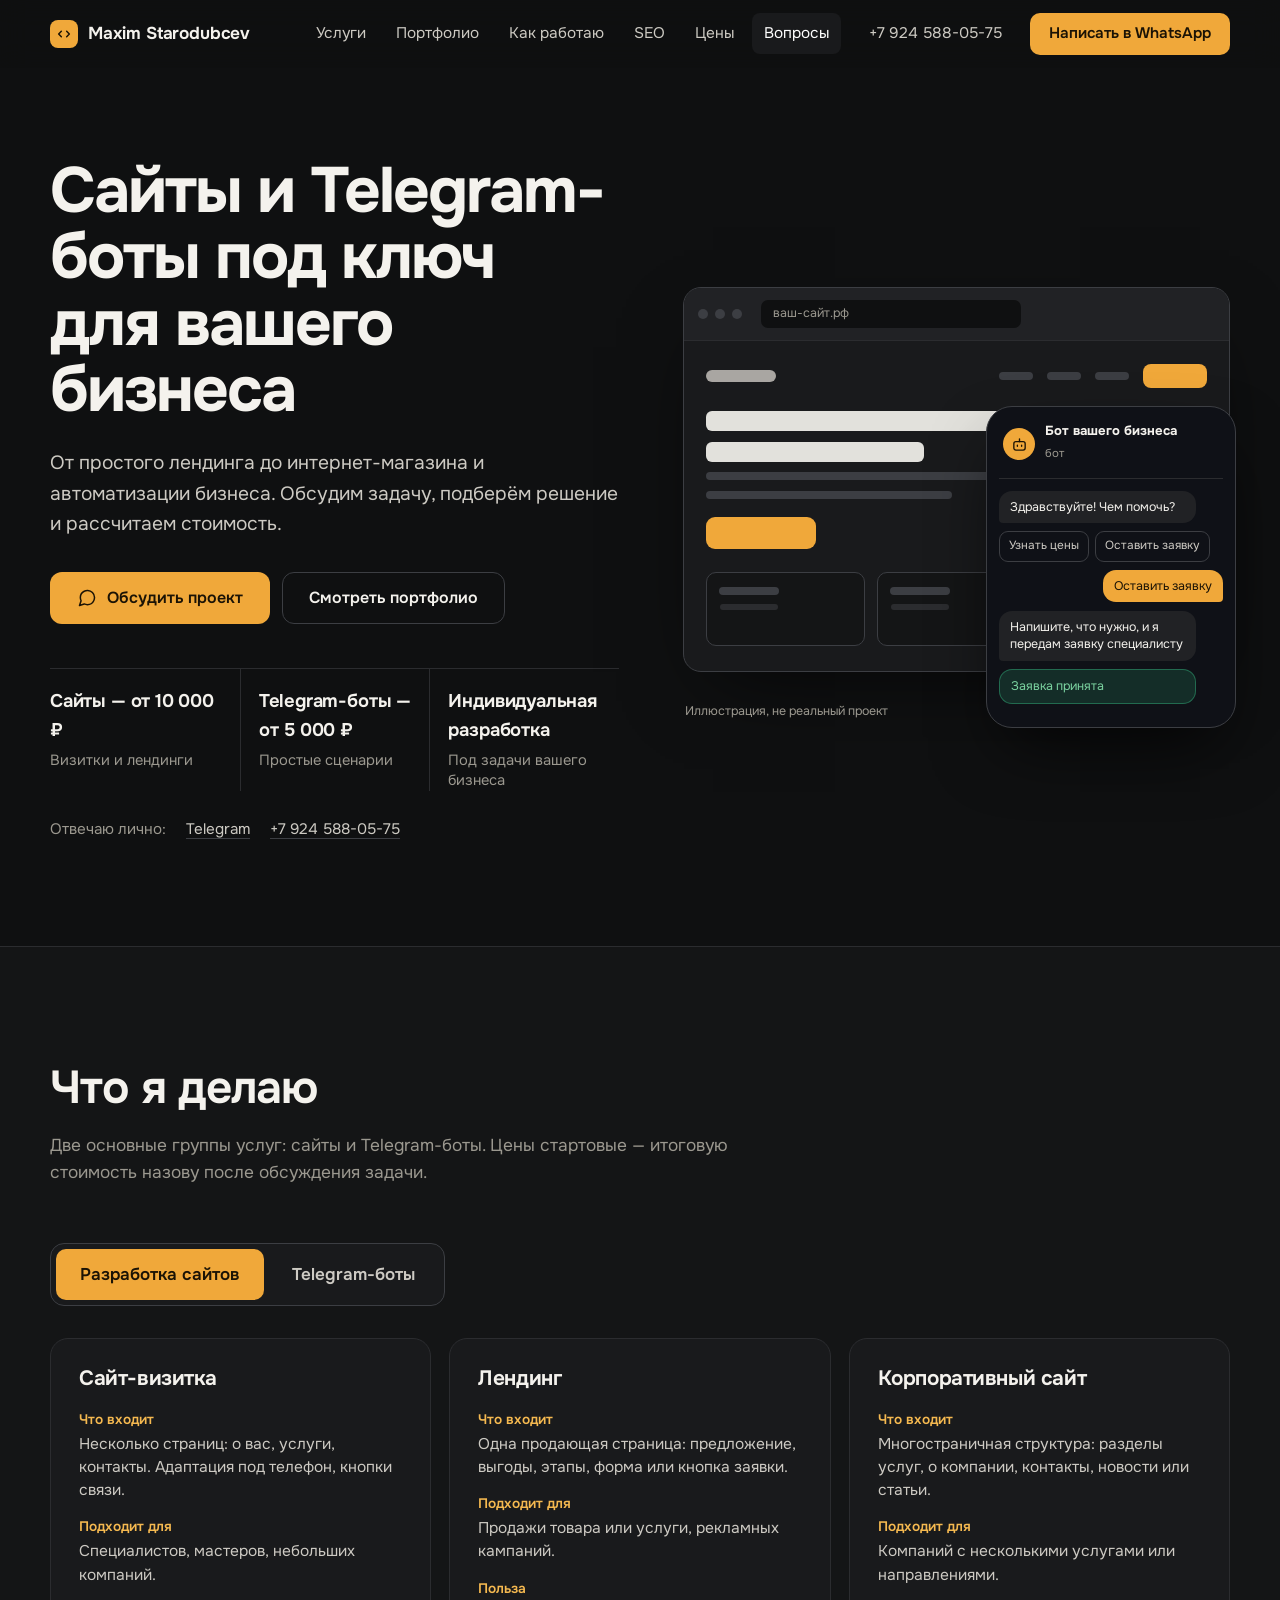
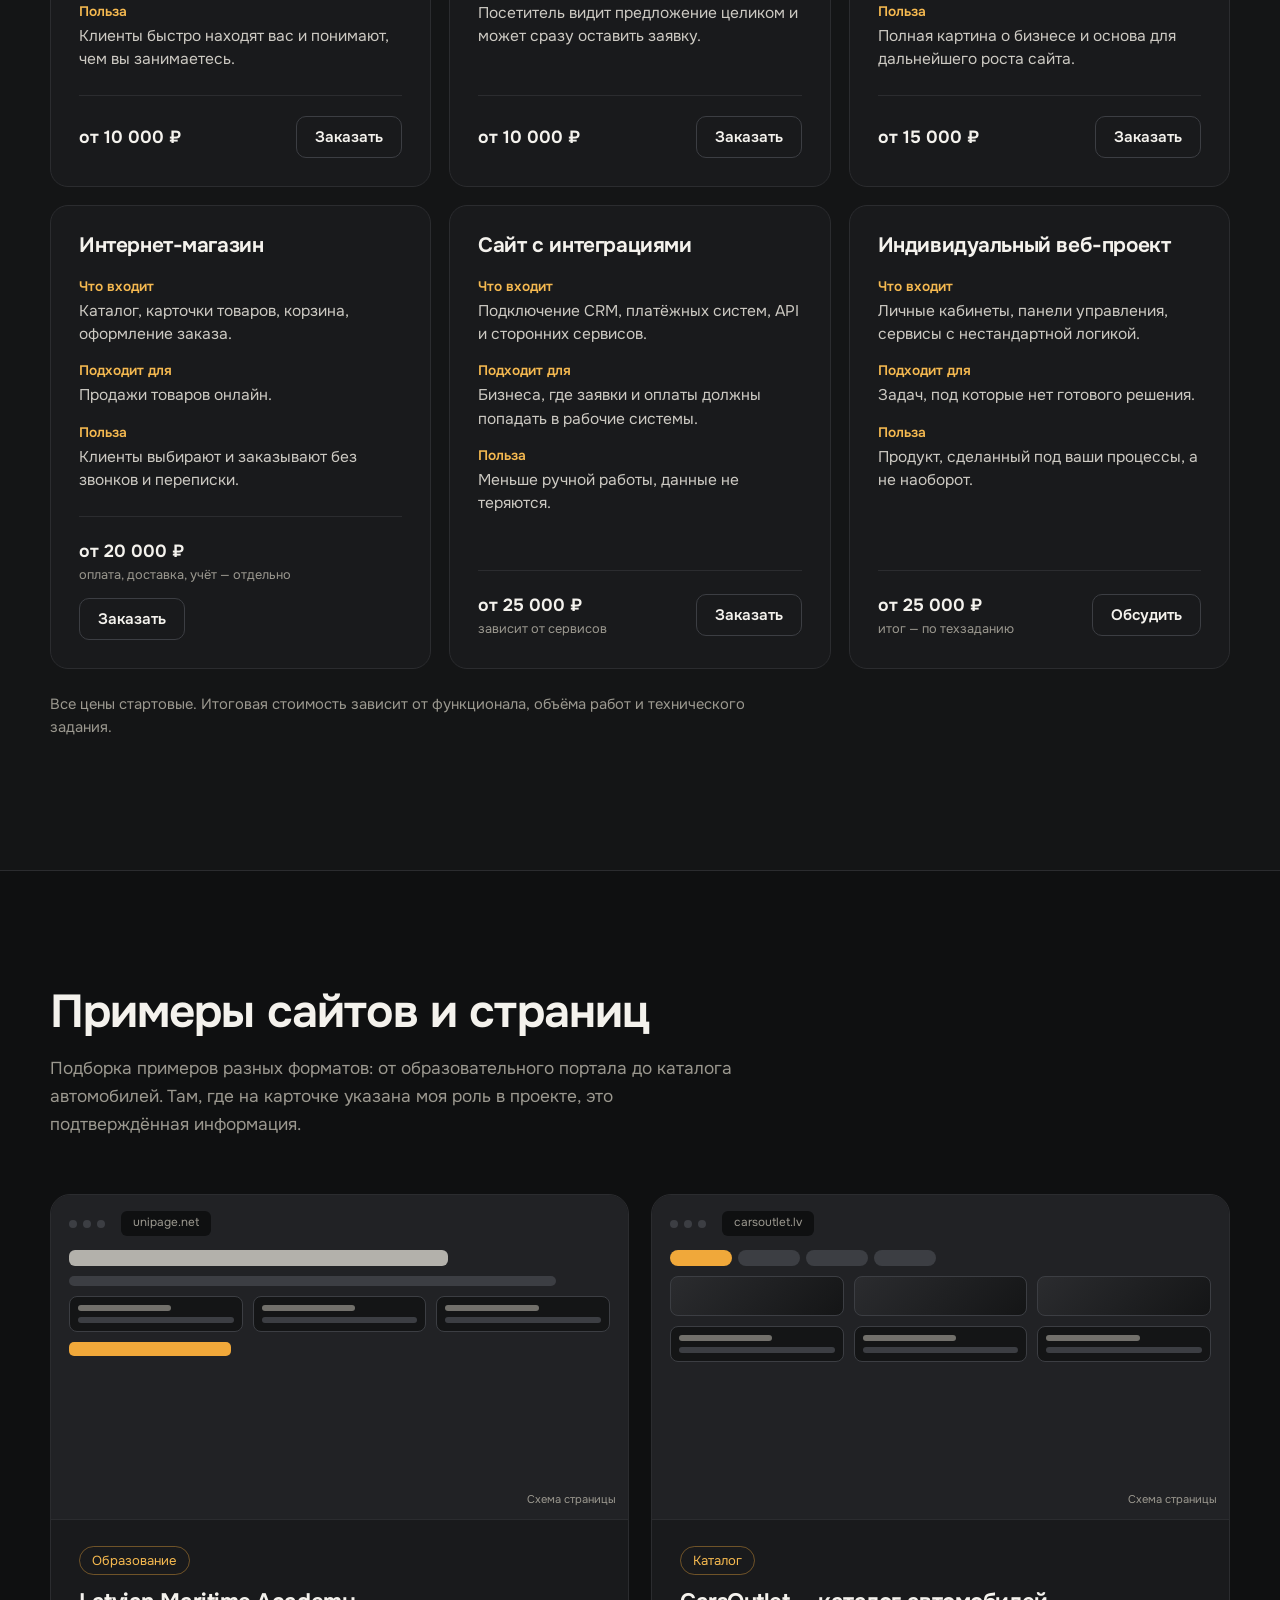
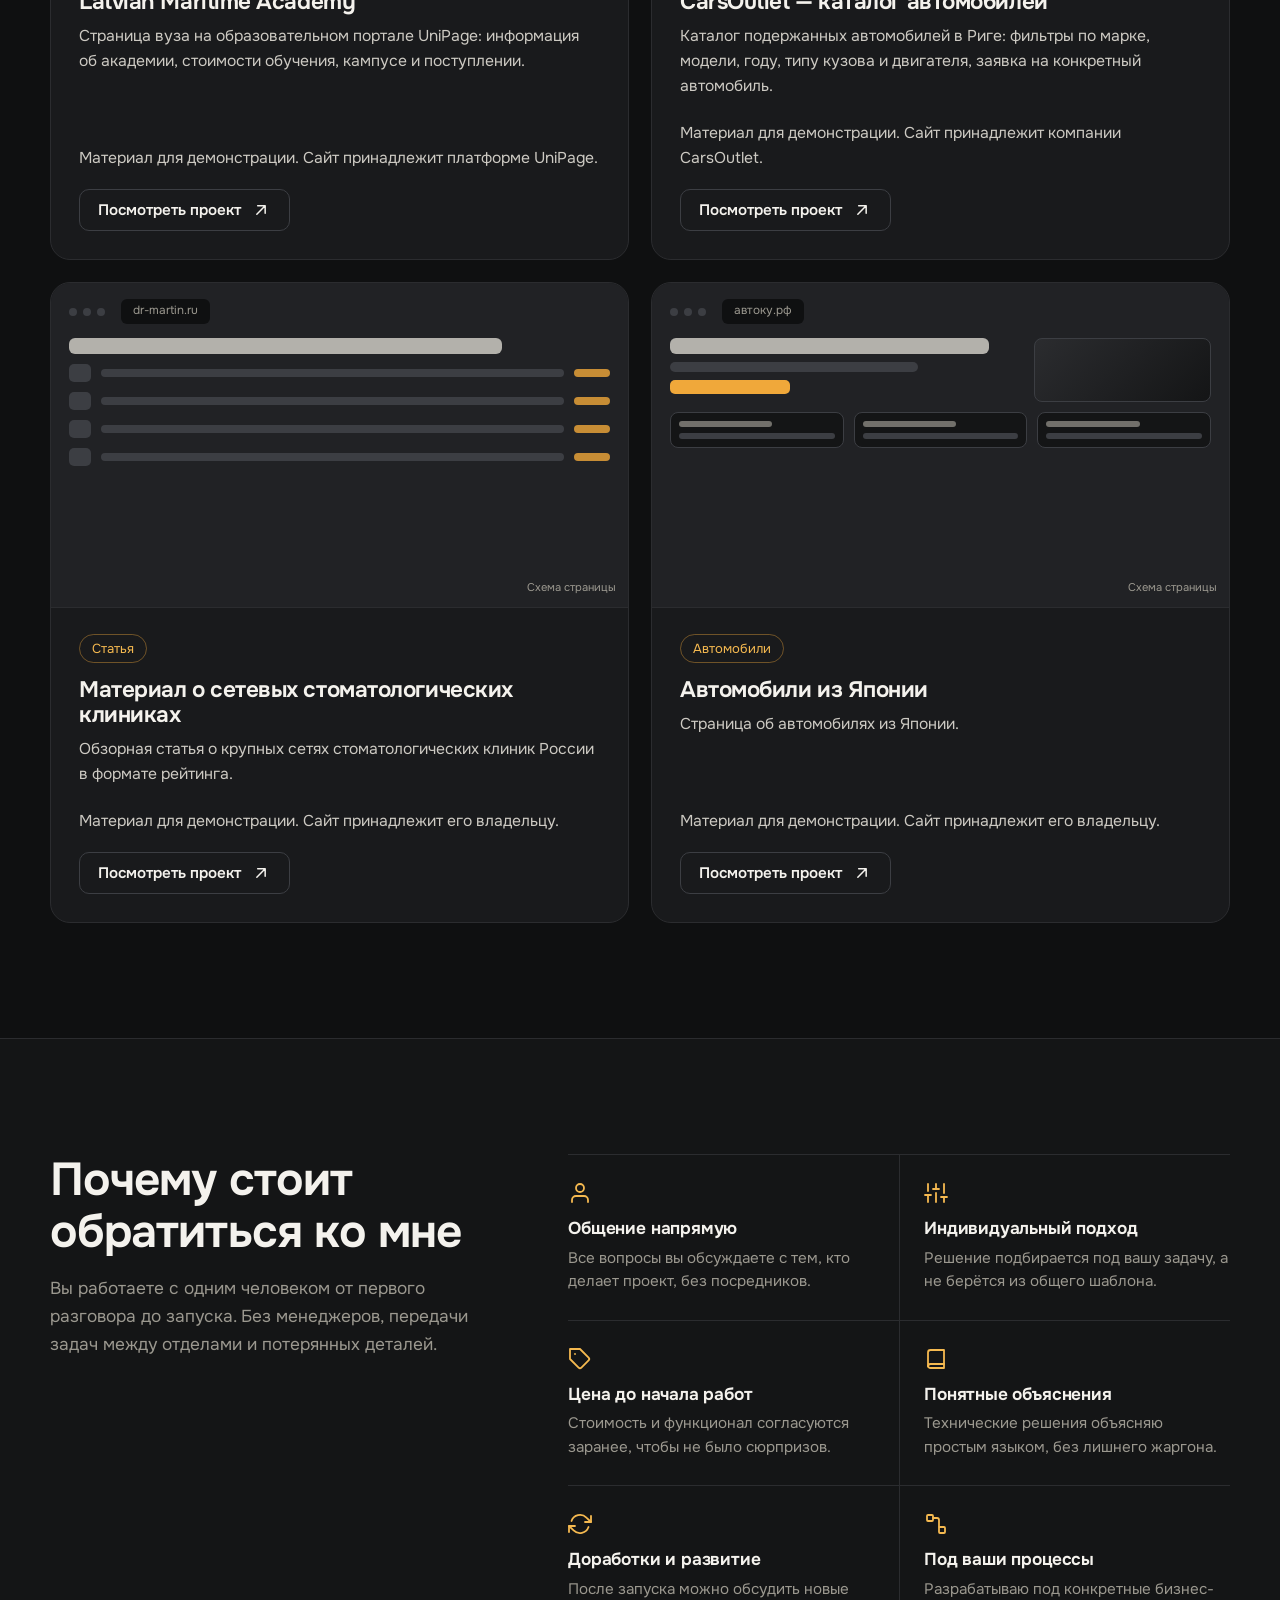
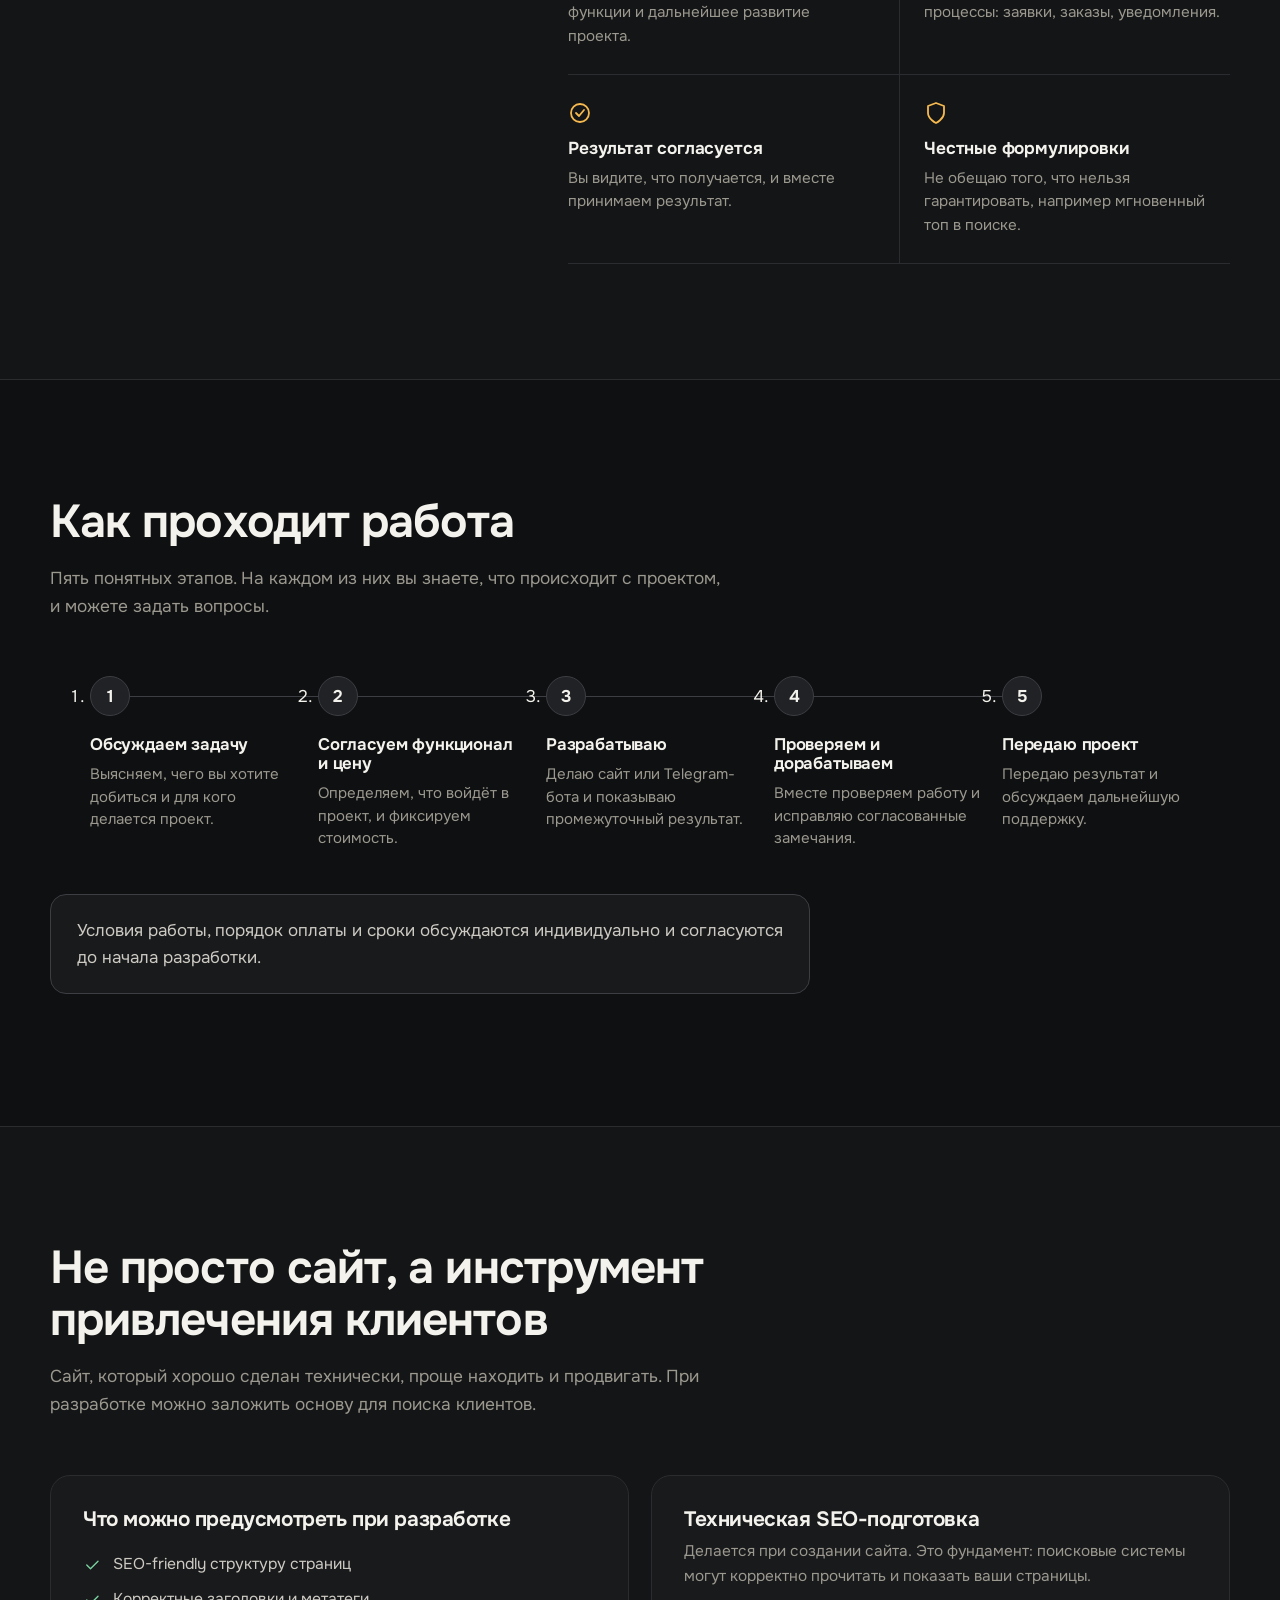
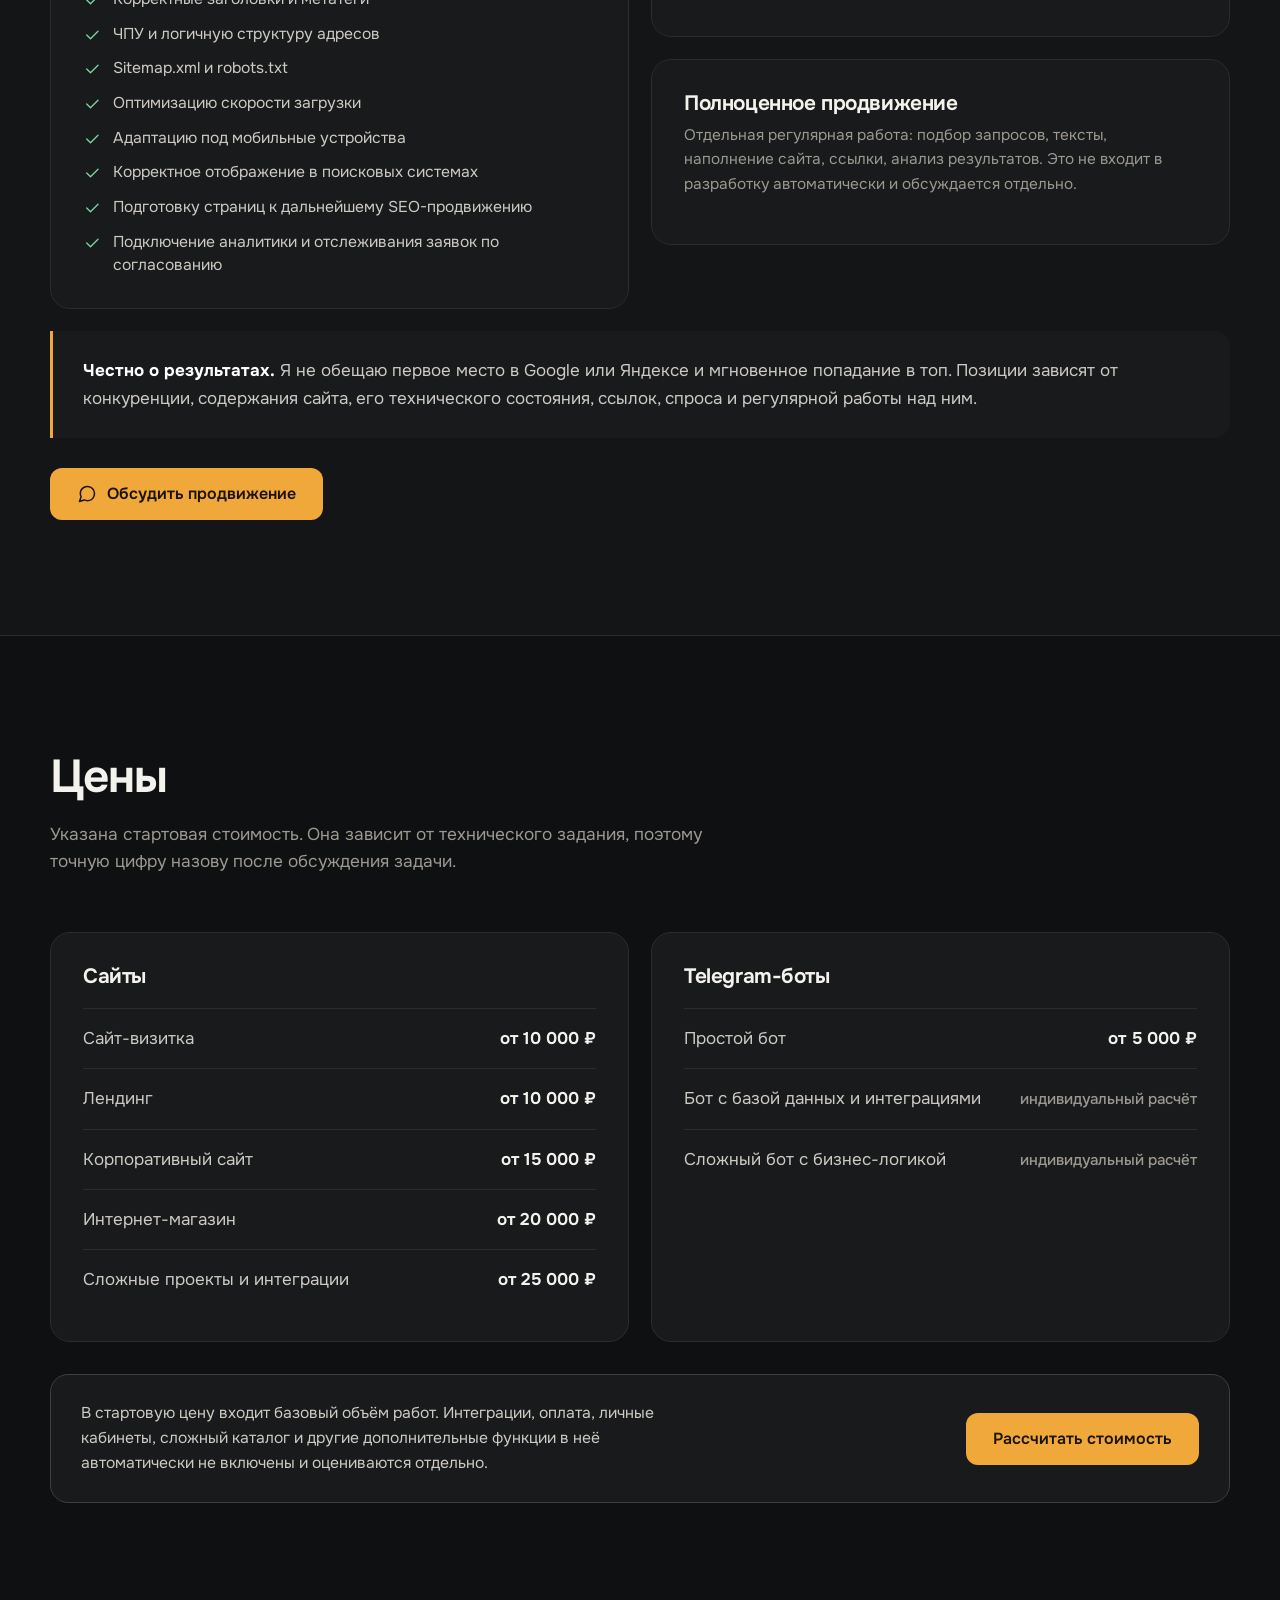
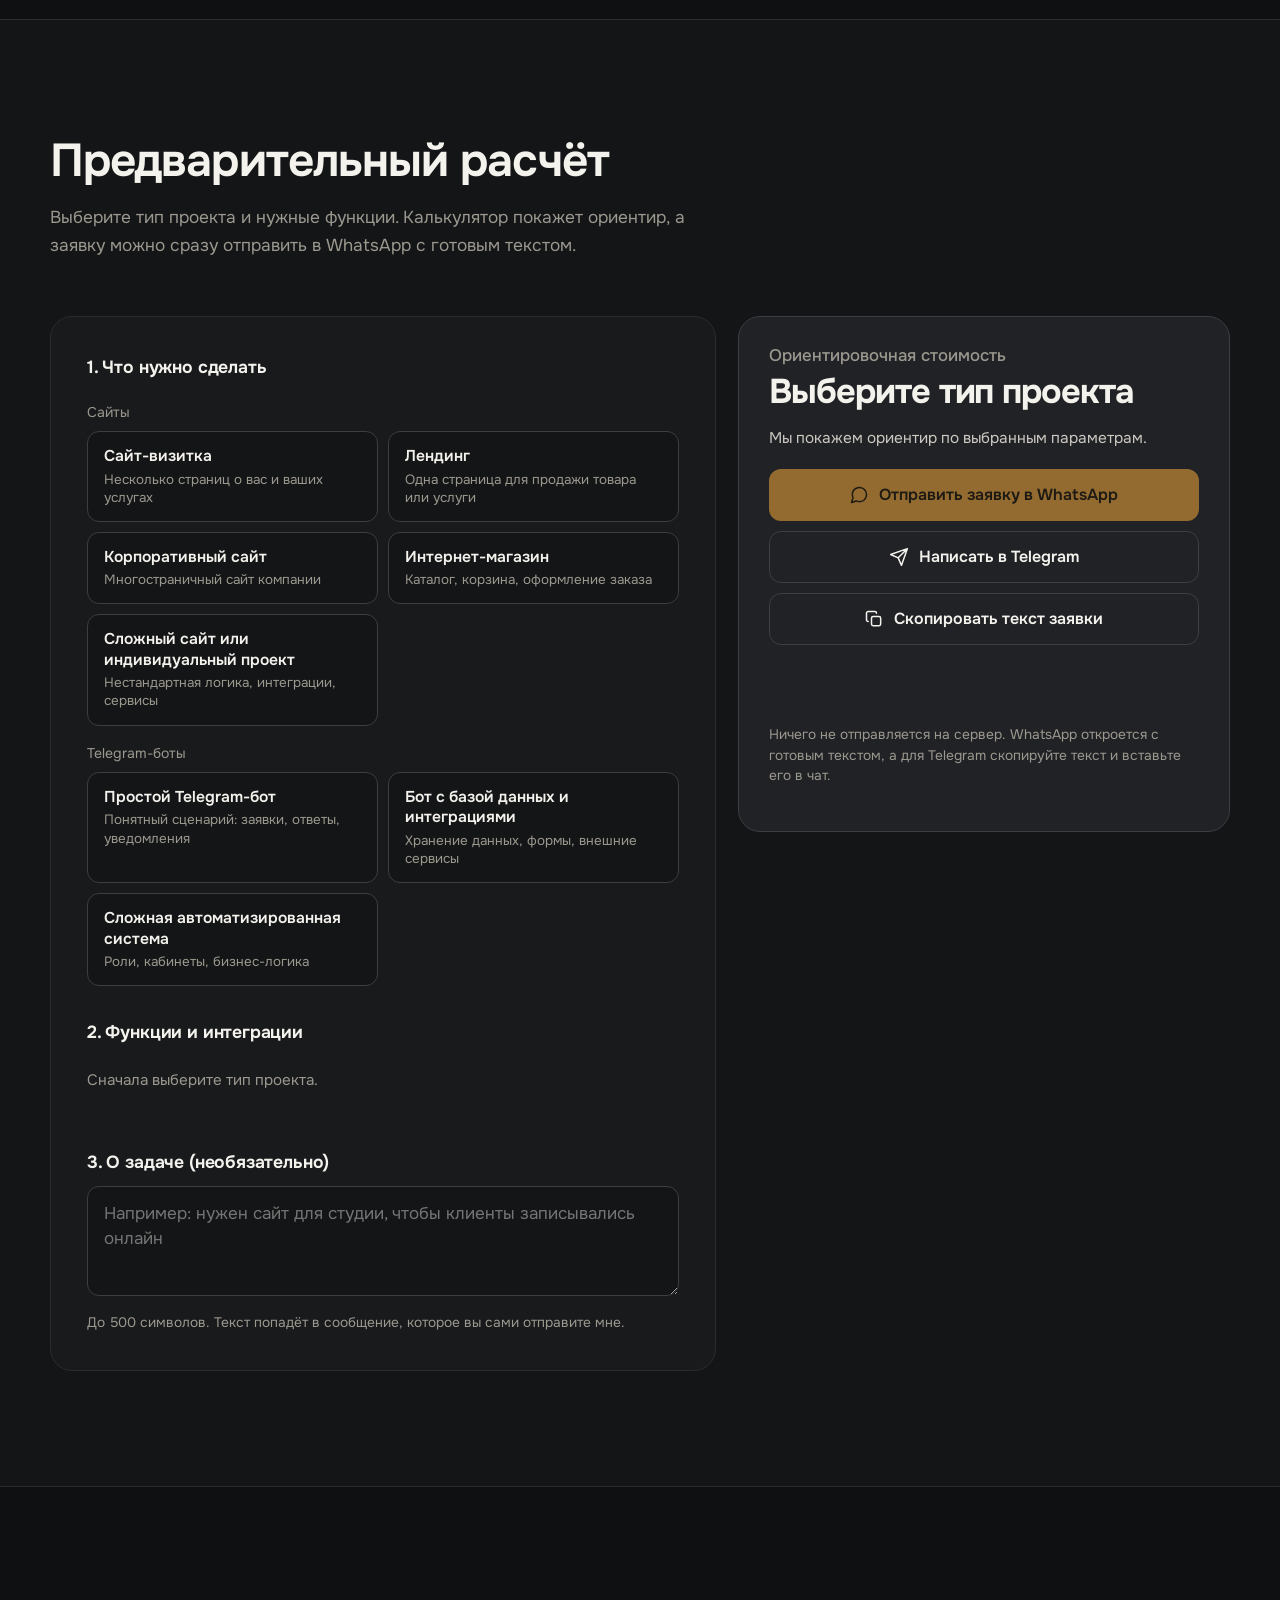
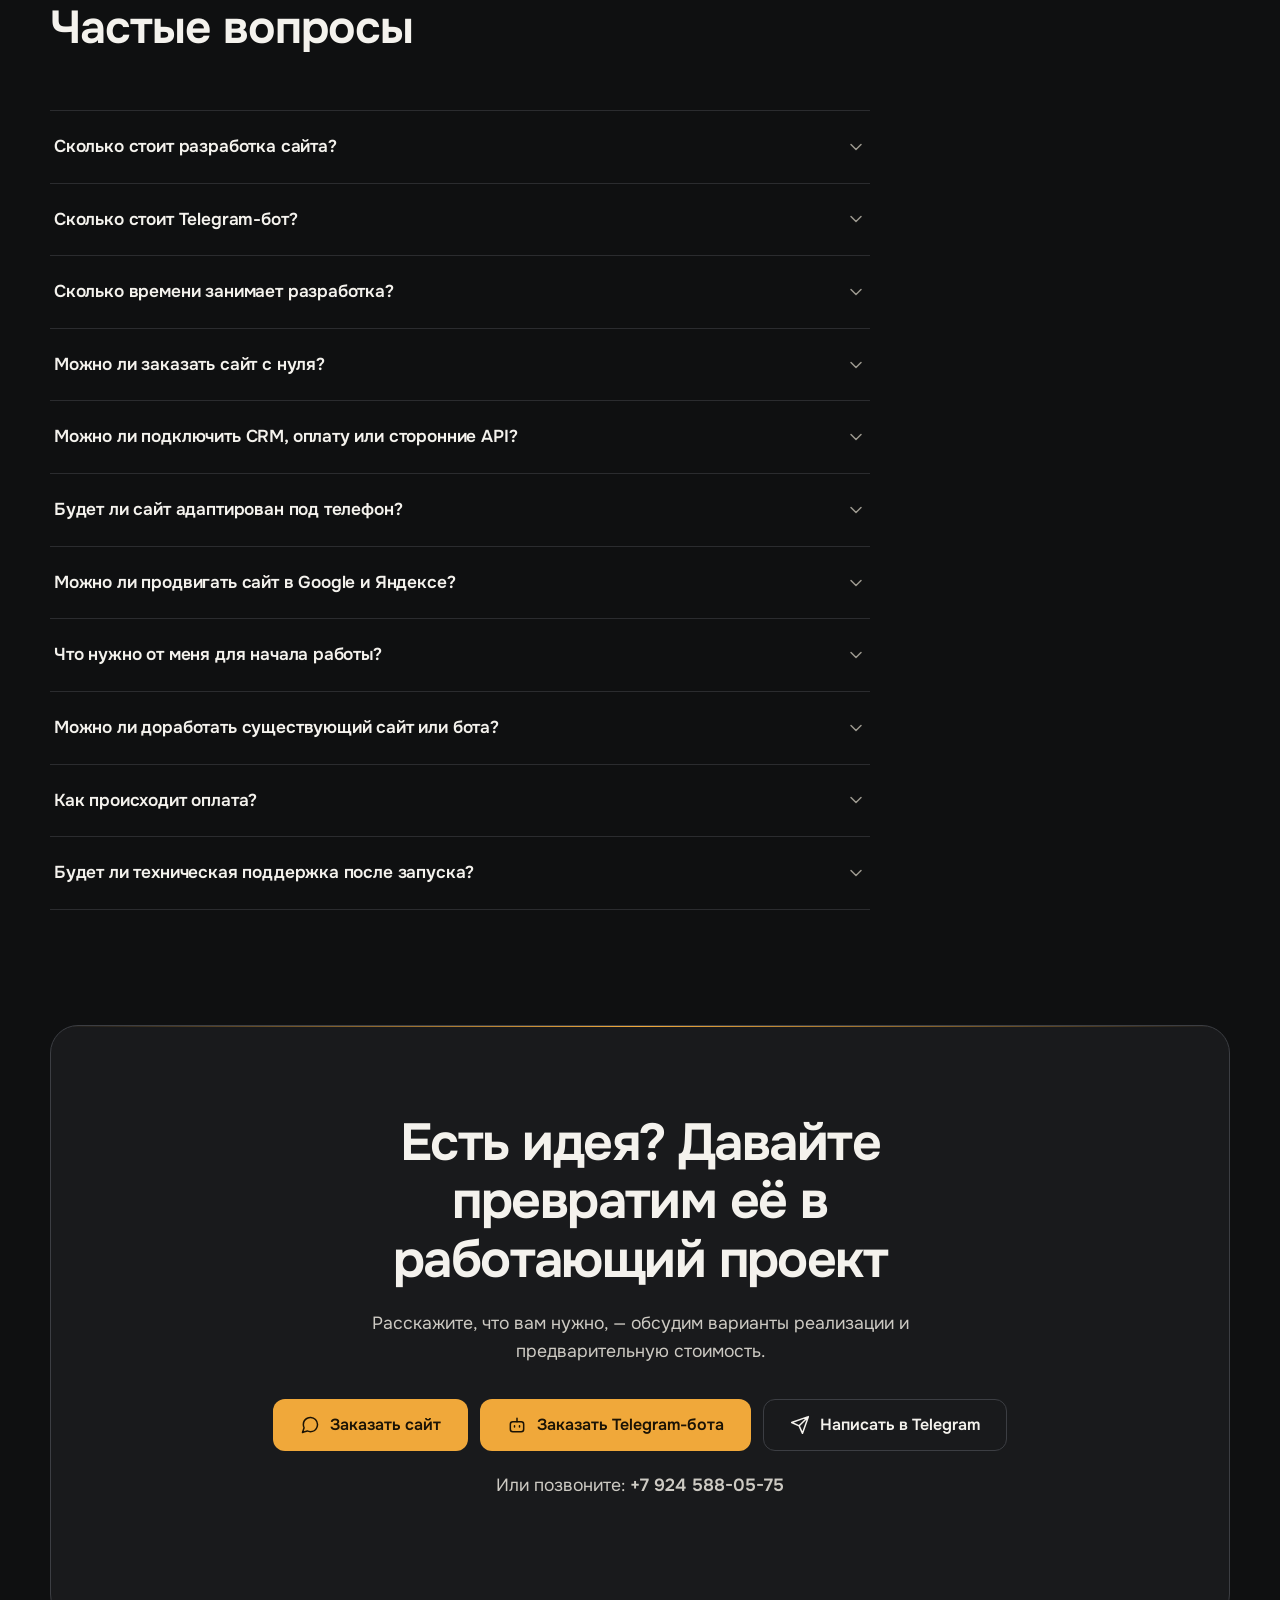
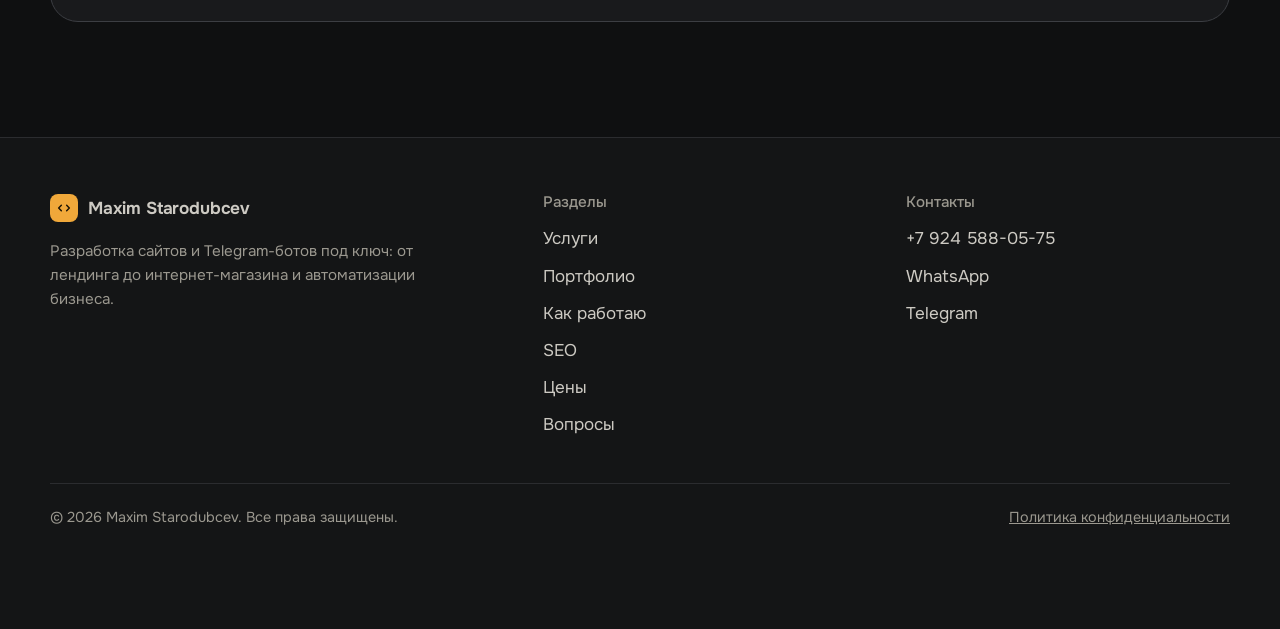
<file: sites/index.html>
<!DOCTYPE html>
<html lang="ru">
<head>
  <meta charset="utf-8">
  <meta name="viewport" content="width=device-width, initial-scale=1">
  <title>Разработка сайтов и Telegram-ботов под ключ | Maxim Starodubcev</title>
  <meta name="description" content="Частный разработчик: сайты-визитки, лендинги, интернет-магазины и Telegram-боты под ключ. Сайты от 10 000 ₽, боты от 5 000 ₽. Общение напрямую, без посредников.">
  <meta name="theme-color" content="#0f1011">

  <!-- ЗАМЕНИТЕ YOUR-DOMAIN.ru на адрес сайта (или запустите scripts/set-domain.py) -->
  <link rel="canonical" href="https://YOUR-DOMAIN.ru/">

  <meta property="og:type" content="website">
  <meta property="og:locale" content="ru_RU">
  <meta property="og:site_name" content="Maxim Starodubcev">
  <meta property="og:title" content="Сайты и Telegram-боты под ключ для вашего бизнеса">
  <meta property="og:description" content="От лендинга до интернет-магазина и автоматизации бизнеса. Сайты от 10 000 ₽, Telegram-боты от 5 000 ₽.">
  <meta property="og:url" content="https://YOUR-DOMAIN.ru/">
  <meta property="og:image" content="https://YOUR-DOMAIN.ru/assets/og-image.png">
  <meta property="og:image:width" content="1200">
  <meta property="og:image:height" content="630">
  <meta name="twitter:card" content="summary_large_image">

  <link rel="icon" href="assets/favicon.svg" type="image/svg+xml">

  <!-- Подтверждение прав (вставьте код из кабинетов, когда будете подключать):
  <meta name="google-site-verification" content="...">
  <meta name="yandex-verification" content="...">
  -->

  <link rel="preconnect" href="https://fonts.googleapis.com">
  <link rel="preconnect" href="https://fonts.gstatic.com" crossorigin>
  <link href="https://fonts.googleapis.com/css2?family=Onest:wght@400;500;600;700&display=swap" rel="stylesheet">
  <link rel="stylesheet" href="assets/css/styles.css">

  <!-- Аналитика (Яндекс Метрика / Google Analytics): вставьте счётчик здесь по согласованию -->

  <script type="application/ld+json">
  {
    "@context": "https://schema.org",
    "@type": "ProfessionalService",
    "name": "Maxim Starodubcev",
    "url": "https://YOUR-DOMAIN.ru/",
    "description": "Разработка сайтов и Telegram-ботов под ключ: сайты-визитки, лендинги, корпоративные сайты, интернет-магазины, боты для бизнеса.",
    "telephone": "+79245880575",
    "sameAs": ["https://t.me/moonlightdom"],
    "areaServed": "RU",
    "serviceType": ["Разработка сайтов", "Разработка Telegram-ботов"]
  }
  </script>
</head>
<body>
  <a class="skip-link" href="#main">Перейти к содержанию</a>

  <!-- Иконки -->
  <svg width="0" height="0" style="position:absolute" aria-hidden="true" focusable="false">
    <symbol id="i-menu" viewBox="0 0 24 24"><path d="M4 6h16M4 12h16M4 18h16"/></symbol>
    <symbol id="i-x" viewBox="0 0 24 24"><path d="M18 6L6 18M6 6l12 12"/></symbol>
    <symbol id="i-chev" viewBox="0 0 24 24"><path d="M6 9l6 6 6-6"/></symbol>
    <symbol id="i-check" viewBox="0 0 24 24"><path d="M5 12l5 5L20 7"/></symbol>
    <symbol id="i-phone" viewBox="0 0 24 24"><path d="M22 16.92v3a2 2 0 0 1-2.18 2 19.79 19.79 0 0 1-8.63-3.07 19.5 19.5 0 0 1-6-6 19.79 19.79 0 0 1-3.07-8.67A2 2 0 0 1 4.11 2h3a2 2 0 0 1 2 1.72c.13.96.36 1.9.7 2.81a2 2 0 0 1-.45 2.11L8.09 9.91a16 16 0 0 0 6 6l1.27-1.27a2 2 0 0 1 2.11-.45c.91.34 1.85.57 2.81.7A2 2 0 0 1 22 16.92z"/></symbol>
    <symbol id="i-chat" viewBox="0 0 24 24"><path d="M21 11.5a8.38 8.38 0 0 1-.9 3.8 8.5 8.5 0 0 1-7.6 4.7 8.38 8.38 0 0 1-3.8-.9L3 21l1.9-5.7a8.38 8.38 0 0 1-.9-3.8 8.5 8.5 0 0 1 4.7-7.6 8.38 8.38 0 0 1 3.8-.9h.5a8.48 8.48 0 0 1 8 8v.5z"/></symbol>
    <symbol id="i-send" viewBox="0 0 24 24"><path d="M22 2L11 13M22 2l-7 20-4-9-9-4 20-7z"/></symbol>
    <symbol id="i-ext" viewBox="0 0 24 24"><path d="M7 17L17 7M8 7h9v9"/></symbol>
    <symbol id="i-copy" viewBox="0 0 24 24"><rect x="9" y="9" width="11" height="11" rx="2"/><path d="M5 15a2 2 0 0 1-2-2V5a2 2 0 0 1 2-2h8a2 2 0 0 1 2 2"/></symbol>
    <symbol id="i-user" viewBox="0 0 24 24"><path d="M20 21v-2a4 4 0 0 0-4-4H8a4 4 0 0 0-4 4v2"/><circle cx="12" cy="7" r="4"/></symbol>
    <symbol id="i-sliders" viewBox="0 0 24 24"><path d="M4 21v-7M4 10V3M12 21v-9M12 8V3M20 21v-5M20 12V3M1 14h6M9 8h6M17 16h6"/></symbol>
    <symbol id="i-tag" viewBox="0 0 24 24"><path d="M20.6 13.4l-7.2 7.2a2 2 0 0 1-2.8 0L2 12V2h10l8.6 8.6a2 2 0 0 1 0 2.8z"/><path d="M7 7h.01"/></symbol>
    <symbol id="i-book" viewBox="0 0 24 24"><path d="M4 19.5A2.5 2.5 0 0 1 6.5 17H20V3H6.5A2.5 2.5 0 0 0 4 5.5v14z"/><path d="M6.5 17H20v4H6.5A2.5 2.5 0 0 1 4 18.5"/></symbol>
    <symbol id="i-refresh" viewBox="0 0 24 24"><path d="M23 4v6h-6M1 20v-6h6"/><path d="M3.5 9a9 9 0 0 1 14.9-3.4L23 10M1 14l4.6 4.4A9 9 0 0 0 20.5 15"/></symbol>
    <symbol id="i-flow" viewBox="0 0 24 24"><rect x="3" y="3" width="6" height="6" rx="1"/><rect x="15" y="15" width="6" height="6" rx="1"/><path d="M9 6h4a2 2 0 0 1 2 2v7"/></symbol>
    <symbol id="i-okc" viewBox="0 0 24 24"><circle cx="12" cy="12" r="9"/><path d="M8 12l3 3 5-6"/></symbol>
    <symbol id="i-shield" viewBox="0 0 24 24"><path d="M12 22s8-4 8-10V5l-8-3-8 3v7c0 6 8 10 8 10z"/></symbol>
    <symbol id="i-bot" viewBox="0 0 24 24"><rect x="4" y="8" width="16" height="12" rx="3"/><path d="M12 8V4M9 13v1.5M15 13v1.5"/></symbol>
  </svg>

  <header class="site-header" id="top">
    <div class="container header-in">
      <a class="logo" href="#top" aria-label="Maxim Starodubcev — на главную">
        <span class="logo-mark" aria-hidden="true"><svg viewBox="0 0 24 24"><path d="M8 8l-4 4 4 4M16 8l4 4-4 4"/></svg></span>
        Maxim Starodubcev
      </a>
      <nav class="nav" id="nav" aria-label="Основная навигация">
        <ul class="nav-list">
          <li><a href="#services">Услуги</a></li>
          <li><a href="#portfolio">Портфолио</a></li>
          <li><a href="#process">Как работаю</a></li>
          <li><a href="#seo">SEO</a></li>
          <li><a href="#prices">Цены</a></li>
          <li><a href="#faq">Вопросы</a></li>
        </ul>
      </nav>
      <a class="header-phone" href="tel:+79245880575" data-tel>+7 924 588-05-75</a>
      <a class="btn btn--primary btn--sm header-cta" href="https://wa.me/79245880575" data-wa data-wa-text="Здравствуйте! Хочу обсудить проект." target="_blank" rel="noopener">Написать в WhatsApp</a>
      <button class="burger" type="button" aria-expanded="false" aria-controls="nav" aria-label="Открыть меню">
        <svg class="icon i-open" aria-hidden="true"><use href="#i-menu"/></svg>
        <svg class="icon i-close" aria-hidden="true"><use href="#i-x"/></svg>
      </button>
    </div>
  </header>

  <main id="main">

    <!-- ============ 1. ПЕРВЫЙ ЭКРАН ============ -->
    <section class="hero" aria-labelledby="hero-title">
      <div class="container hero-grid">
        <div>
          <h1 id="hero-title">Сайты и Telegram-боты под ключ для вашего бизнеса</h1>
          <p class="hero-lead">От простого лендинга до интернет-магазина и автоматизации бизнеса. Обсудим задачу, подберём решение и рассчитаем стоимость.</p>
          <div class="hero-actions">
            <a class="btn btn--primary" href="https://wa.me/79245880575" data-wa data-wa-text="Здравствуйте! Хочу обсудить проект." target="_blank" rel="noopener">
              <svg class="icon" aria-hidden="true"><use href="#i-chat"/></svg>Обсудить проект
            </a>
            <a class="btn btn--ghost" href="#portfolio">Смотреть портфолио</a>
          </div>
          <ul class="hero-prices" aria-label="Стартовые цены">
            <li><b>Сайты — от 10 000 ₽</b><span>Визитки и лендинги</span></li>
            <li><b>Telegram-боты — от 5 000 ₽</b><span>Простые сценарии</span></li>
            <li><b>Индивидуальная разработка</b><span>Под задачи вашего бизнеса</span></li>
          </ul>
          <p class="hero-direct">
            <span>Отвечаю лично:</span>
            <a href="https://t.me/moonlightdom" data-tg target="_blank" rel="noopener">Telegram</a>
            <a href="tel:+79245880575" data-tel>+7 924 588-05-75</a>
          </p>
        </div>

        <div class="stage" aria-hidden="true">
          <div class="mock-browser">
            <div class="mb-bar"><i></i><i></i><i></i><span class="mb-url">ваш-сайт.рф</span></div>
            <div class="mb-body">
              <div class="mb-nav"><b></b><span></span><span></span><span></span><em></em></div>
              <div class="mb-hero"><div class="mb-h"></div><div class="mb-h s"></div><div class="mb-p"></div><div class="mb-p s"></div><div class="mb-btn"></div></div>
              <div class="mb-cards"><div></div><div></div><div></div></div>
            </div>
          </div>
          <div class="mock-phone">
            <div class="ph-head">
              <span class="ph-ava"><svg viewBox="0 0 24 24"><rect x="4" y="8" width="16" height="12" rx="3"/><path d="M12 8V4M9 13v1.5M15 13v1.5"/></svg></span>
              <div><b>Бот вашего бизнеса</b><small>бот</small></div>
            </div>
            <div class="ph-chat">
              <p class="msg in" style="--d:.7s">Здравствуйте! Чем помочь?</p>
              <div class="chips" style="--d:1.3s"><span>Узнать цены</span><span>Оставить заявку</span></div>
              <p class="msg out" style="--d:2.3s">Оставить заявку</p>
              <p class="msg in" style="--d:3.2s">Напишите, что нужно, и я передам заявку специалисту</p>
              <p class="msg ok" style="--d:4.3s">Заявка принята</p>
            </div>
          </div>
          <span class="stage-note">Иллюстрация, не реальный проект</span>
        </div>
      </div>
    </section>

    <!-- ============ 2. УСЛУГИ ============ -->
    <section class="section section--alt" id="services" aria-labelledby="services-title">
      <div class="container">
        <div class="section-head">
          <h2 id="services-title">Что я делаю</h2>
          <p>Две основные группы услуг: сайты и Telegram-боты. Цены стартовые — итоговую стоимость назову после обсуждения задачи.</p>
        </div>

        <div class="tabs" role="tablist" aria-label="Группа услуг">
          <button class="tab" role="tab" id="tab-sites" aria-controls="panel-sites" aria-selected="true" type="button">Разработка сайтов</button>
          <button class="tab" role="tab" id="tab-bots" aria-controls="panel-bots" aria-selected="false" tabindex="-1" type="button">Telegram-боты</button>
        </div>

        <!-- САЙТЫ -->
        <div id="panel-sites" role="tabpanel" aria-labelledby="tab-sites">
          <div class="cards">
            <article class="card">
              <h3>Сайт-визитка</h3>
              <dl>
                <div><dt>Что входит</dt><dd>Несколько страниц: о вас, услуги, контакты. Адаптация под телефон, кнопки связи.</dd></div>
                <div><dt>Подходит для</dt><dd>Специалистов, мастеров, небольших компаний.</dd></div>
                <div><dt>Польза</dt><dd>Клиенты быстро находят вас и понимают, чем вы занимаетесь.</dd></div>
              </dl>
              <div class="card-foot">
                <div class="price">от 10 000 ₽</div>
                <a class="btn btn--ghost btn--sm" href="https://wa.me/79245880575" data-wa data-wa-text="Здравствуйте! Интересует сайт-визитка." target="_blank" rel="noopener">Заказать</a>
              </div>
            </article>

            <article class="card">
              <h3>Лендинг</h3>
              <dl>
                <div><dt>Что входит</dt><dd>Одна продающая страница: предложение, выгоды, этапы, форма или кнопка заявки.</dd></div>
                <div><dt>Подходит для</dt><dd>Продажи товара или услуги, рекламных кампаний.</dd></div>
                <div><dt>Польза</dt><dd>Посетитель видит предложение целиком и может сразу оставить заявку.</dd></div>
              </dl>
              <div class="card-foot">
                <div class="price">от 10 000 ₽</div>
                <a class="btn btn--ghost btn--sm" href="https://wa.me/79245880575" data-wa data-wa-text="Здравствуйте! Интересует лендинг." target="_blank" rel="noopener">Заказать</a>
              </div>
            </article>

            <article class="card">
              <h3>Корпоративный сайт</h3>
              <dl>
                <div><dt>Что входит</dt><dd>Многостраничная структура: разделы услуг, о компании, контакты, новости или статьи.</dd></div>
                <div><dt>Подходит для</dt><dd>Компаний с несколькими услугами или направлениями.</dd></div>
                <div><dt>Польза</dt><dd>Полная картина о бизнесе и основа для дальнейшего роста сайта.</dd></div>
              </dl>
              <div class="card-foot">
                <div class="price">от 15 000 ₽</div>
                <a class="btn btn--ghost btn--sm" href="https://wa.me/79245880575" data-wa data-wa-text="Здравствуйте! Интересует корпоративный сайт." target="_blank" rel="noopener">Заказать</a>
              </div>
            </article>

            <article class="card">
              <h3>Интернет-магазин</h3>
              <dl>
                <div><dt>Что входит</dt><dd>Каталог, карточки товаров, корзина, оформление заказа.</dd></div>
                <div><dt>Подходит для</dt><dd>Продажи товаров онлайн.</dd></div>
                <div><dt>Польза</dt><dd>Клиенты выбирают и заказывают без звонков и переписки.</dd></div>
              </dl>
              <div class="card-foot">
                <div class="price">от 20 000 ₽<small>оплата, доставка, учёт — отдельно</small></div>
                <a class="btn btn--ghost btn--sm" href="https://wa.me/79245880575" data-wa data-wa-text="Здравствуйте! Интересует интернет-магазин." target="_blank" rel="noopener">Заказать</a>
              </div>
            </article>

            <article class="card">
              <h3>Сайт с интеграциями</h3>
              <dl>
                <div><dt>Что входит</dt><dd>Подключение CRM, платёжных систем, API и сторонних сервисов.</dd></div>
                <div><dt>Подходит для</dt><dd>Бизнеса, где заявки и оплаты должны попадать в рабочие системы.</dd></div>
                <div><dt>Польза</dt><dd>Меньше ручной работы, данные не теряются.</dd></div>
              </dl>
              <div class="card-foot">
                <div class="price">от 25 000 ₽<small>зависит от сервисов</small></div>
                <a class="btn btn--ghost btn--sm" href="https://wa.me/79245880575" data-wa data-wa-text="Здравствуйте! Интересует сайт с интеграциями (CRM, оплата, API)." target="_blank" rel="noopener">Заказать</a>
              </div>
            </article>

            <article class="card">
              <h3>Индивидуальный веб-проект</h3>
              <dl>
                <div><dt>Что входит</dt><dd>Личные кабинеты, панели управления, сервисы с нестандартной логикой.</dd></div>
                <div><dt>Подходит для</dt><dd>Задач, под которые нет готового решения.</dd></div>
                <div><dt>Польза</dt><dd>Продукт, сделанный под ваши процессы, а не наоборот.</dd></div>
              </dl>
              <div class="card-foot">
                <div class="price">от 25 000 ₽<small>итог — по техзаданию</small></div>
                <a class="btn btn--ghost btn--sm" href="https://wa.me/79245880575" data-wa data-wa-text="Здравствуйте! Хочу обсудить индивидуальный веб-проект." target="_blank" rel="noopener">Обсудить</a>
              </div>
            </article>
          </div>
        </div>

        <!-- БОТЫ -->
        <div id="panel-bots" role="tabpanel" aria-labelledby="tab-bots" hidden>
          <div class="cards">
            <article class="card">
              <h3>Бот для сбора заявок</h3>
              <dl>
                <div><dt>Что входит</dt><dd>Бот задаёт клиенту вопросы и присылает вам готовую заявку.</dd></div>
                <div><dt>Подходит для</dt><dd>Услуг, записи, консультаций.</dd></div>
                <div><dt>Польза</dt><dd>Заявки приходят в мессенджер, а не теряются в переписках.</dd></div>
              </dl>
              <div class="card-foot">
                <div class="price">от 5 000 ₽<small>простой сценарий</small></div>
                <a class="btn btn--ghost btn--sm" href="https://wa.me/79245880575" data-wa data-wa-text="Здравствуйте! Интересует Telegram-бот для сбора заявок." target="_blank" rel="noopener">Заказать</a>
              </div>
            </article>

            <article class="card">
              <h3>Бот поддержки клиентов</h3>
              <dl>
                <div><dt>Что входит</dt><dd>Ответы на частые вопросы, передача сложных обращений вам.</dd></div>
                <div><dt>Подходит для</dt><dd>Бизнеса, который получает много однотипных вопросов.</dd></div>
                <div><dt>Польза</dt><dd>Клиент получает ответ сразу, вы тратите меньше времени.</dd></div>
              </dl>
              <div class="card-foot">
                <div class="price">по обсуждению<small>зависит от сценариев</small></div>
                <a class="btn btn--ghost btn--sm" href="https://wa.me/79245880575" data-wa data-wa-text="Здравствуйте! Интересует Telegram-бот поддержки клиентов." target="_blank" rel="noopener">Обсудить</a>
              </div>
            </article>

            <article class="card">
              <h3>Бот для продаж и каталогов</h3>
              <dl>
                <div><dt>Что входит</dt><dd>Каталог товаров или услуг внутри Telegram, выбор и оформление заказа.</dd></div>
                <div><dt>Подходит для</dt><dd>Небольших магазинов и сервисов.</dd></div>
                <div><dt>Польза</dt><dd>Клиенту удобно заказать там, где он уже общается.</dd></div>
              </dl>
              <div class="card-foot">
                <div class="price">по обсуждению<small>зависит от объёма</small></div>
                <a class="btn btn--ghost btn--sm" href="https://wa.me/79245880575" data-wa data-wa-text="Здравствуйте! Интересует Telegram-бот для продаж и каталога." target="_blank" rel="noopener">Обсудить</a>
              </div>
            </article>

            <article class="card">
              <h3>Бот уведомлений</h3>
              <dl>
                <div><dt>Что входит</dt><dd>Сообщения вам или клиентам: о заказах, событиях, напоминаниях.</dd></div>
                <div><dt>Подходит для</dt><dd>Команд и бизнеса, которым важно ничего не пропустить.</dd></div>
                <div><dt>Польза</dt><dd>Важные события приходят сразу, без проверки почты и таблиц.</dd></div>
              </dl>
              <div class="card-foot">
                <div class="price">от 5 000 ₽<small>простой сценарий</small></div>
                <a class="btn btn--ghost btn--sm" href="https://wa.me/79245880575" data-wa data-wa-text="Здравствуйте! Интересует Telegram-бот уведомлений." target="_blank" rel="noopener">Заказать</a>
              </div>
            </article>

            <article class="card">
              <h3>Бот с базой данных</h3>
              <dl>
                <div><dt>Что входит</dt><dd>Хранение пользователей, заказов и других данных, поиск и выгрузка.</dd></div>
                <div><dt>Подходит для</dt><dd>Задач, где бот должен «помнить» клиентов и историю.</dd></div>
                <div><dt>Польза</dt><dd>Данные собраны в одном месте и под вашим контролем.</dd></div>
              </dl>
              <div class="card-foot">
                <div class="price">по обсуждению<small>после уточнения задачи</small></div>
                <a class="btn btn--ghost btn--sm" href="https://wa.me/79245880575" data-wa data-wa-text="Здравствуйте! Интересует Telegram-бот с базой данных." target="_blank" rel="noopener">Обсудить</a>
              </div>
            </article>

            <article class="card">
              <h3>Бот с API и внешними сервисами</h3>
              <dl>
                <div><dt>Что входит</dt><dd>Связь бота с CRM, таблицами, платёжными и другими сервисами.</dd></div>
                <div><dt>Подходит для</dt><dd>Бизнеса, у которого уже есть рабочие системы.</dd></div>
                <div><dt>Польза</dt><dd>Бот встраивается в ваши процессы и экономит ручную работу.</dd></div>
              </dl>
              <div class="card-foot">
                <div class="price">по обсуждению<small>зависит от сервисов</small></div>
                <a class="btn btn--ghost btn--sm" href="https://wa.me/79245880575" data-wa data-wa-text="Здравствуйте! Интересует Telegram-бот с интеграциями (API, CRM)." target="_blank" rel="noopener">Обсудить</a>
              </div>
            </article>

            <article class="card">
              <h3>Бот с личными кабинетами и ролями</h3>
              <dl>
                <div><dt>Что входит</dt><dd>Разные права для клиентов, сотрудников и администраторов, многошаговые сценарии.</dd></div>
                <div><dt>Подходит для</dt><dd>Сложных процессов внутри компании или сервиса.</dd></div>
                <div><dt>Польза</dt><dd>Целая система работы в Telegram, а не просто чат-бот.</dd></div>
              </dl>
              <div class="card-foot">
                <div class="price">индивидуальный расчёт</div>
                <a class="btn btn--ghost btn--sm" href="https://wa.me/79245880575" data-wa data-wa-text="Здравствуйте! Интересует сложный Telegram-бот (кабинеты, роли)." target="_blank" rel="noopener">Обсудить</a>
              </div>
            </article>

            <article class="card">
              <h3>Индивидуальное решение</h3>
              <dl>
                <div><dt>Что входит</dt><dd>Бот или система автоматизации под вашу задачу по техзаданию.</dd></div>
                <div><dt>Подходит для</dt><dd>Нестандартных процессов, которые нужно автоматизировать.</dd></div>
                <div><dt>Польза</dt><dd>Решение, сделанное именно под ваш бизнес.</dd></div>
              </dl>
              <div class="card-foot">
                <div class="price">индивидуальный расчёт</div>
                <a class="btn btn--ghost btn--sm" href="https://wa.me/79245880575" data-wa data-wa-text="Здравствуйте! Хочу обсудить индивидуальное решение на базе Telegram-бота." target="_blank" rel="noopener">Обсудить</a>
              </div>
            </article>
          </div>
        </div>

        <p class="fine">Все цены стартовые. Итоговая стоимость зависит от функционала, объёма работ и технического задания.</p>
      </div>
    </section>

    <!-- ============ 3. ПОРТФОЛИО ============ -->
    <section class="section" id="portfolio" aria-labelledby="portfolio-title">
      <div class="container">
        <div class="section-head">
          <h2 id="portfolio-title">Примеры сайтов и страниц</h2>
          <p>Подборка примеров разных форматов: от образовательного портала до каталога автомобилей. Там, где на карточке указана моя роль в проекте, это подтверждённая информация.</p>
        </div>

        <div class="works">
          <!--
            КАК УКАЗАТЬ СВОЮ РОЛЬ: в нужной карточке найдите комментарий «РОЛЬ»,
            уберите с его краёв символы комментария и впишите текст.
            Пока роль не подтверждена — оставьте как есть.
          -->

          <article class="work">
            <div class="pv" aria-hidden="true">
              <div class="pv-bar"><i></i><i></i><i></i><span>unipage.net</span></div>
              <div class="pv-art">
                <div class="t" style="width:70%"></div>
                <div class="l" style="width:90%"></div>
                <div class="row c3"><div class="box"><i></i><i></i></div><div class="box"><i></i><i></i></div><div class="box"><i></i><i></i></div></div>
                <div class="l a" style="width:30%;height:14px"></div>
              </div>
              <span class="pv-label">Схема страницы</span>
            </div>
            <div class="work-body">
              <span class="work-tag">Образование</span>
              <h3>Latvian Maritime Academy</h3>
              <p>Страница вуза на образовательном портале UniPage: информация об академии, стоимости обучения, кампусе и поступлении.</p>
              <p class="work-meta">Материал для демонстрации. Сайт принадлежит платформе UniPage.</p>
              <!-- РОЛЬ: <p class="work-meta"><strong>Моя роль:</strong> впишите, что именно вы делали</p> -->
              <a class="btn btn--ghost btn--sm" href="https://www.unipage.net/ru/6956/latvian_maritime_academy" target="_blank" rel="noopener noreferrer">Посмотреть проект<svg class="icon" aria-hidden="true"><use href="#i-ext"/></svg></a>
            </div>
          </article>

          <article class="work">
            <div class="pv" aria-hidden="true">
              <div class="pv-bar"><i></i><i></i><i></i><span>carsoutlet.lv</span></div>
              <div class="pv-art">
                <div class="pill-row"><i></i><i></i><i></i><i></i></div>
                <div class="row c3"><div class="box img"></div><div class="box img"></div><div class="box img"></div></div>
                <div class="row c3"><div class="box"><i></i><i></i></div><div class="box"><i></i><i></i></div><div class="box"><i></i><i></i></div></div>
              </div>
              <span class="pv-label">Схема страницы</span>
            </div>
            <div class="work-body">
              <span class="work-tag">Каталог</span>
              <h3>CarsOutlet — каталог автомобилей</h3>
              <p>Каталог подержанных автомобилей в Риге: фильтры по марке, модели, году, типу кузова и двигателя, заявка на конкретный автомобиль.</p>
              <p class="work-meta">Материал для демонстрации. Сайт принадлежит компании CarsOutlet.</p>
              <!-- РОЛЬ: <p class="work-meta"><strong>Моя роль:</strong> впишите, что именно вы делали</p> -->
              <a class="btn btn--ghost btn--sm" href="https://carsoutlet.lv/ru/avtokatalog/" target="_blank" rel="noopener noreferrer">Посмотреть проект<svg class="icon" aria-hidden="true"><use href="#i-ext"/></svg></a>
            </div>
          </article>

          <article class="work">
            <div class="pv" aria-hidden="true">
              <div class="pv-bar"><i></i><i></i><i></i><span>dr-martin.ru</span></div>
              <div class="pv-art">
                <div class="t" style="width:80%"></div>
                <div class="list-row"><b></b><span></span><em></em></div>
                <div class="list-row"><b></b><span></span><em></em></div>
                <div class="list-row"><b></b><span></span><em></em></div>
                <div class="list-row"><b></b><span></span><em></em></div>
              </div>
              <span class="pv-label">Схема страницы</span>
            </div>
            <div class="work-body">
              <span class="work-tag">Статья</span>
              <h3>Материал о сетевых стоматологических клиниках</h3>
              <p>Обзорная статья о крупных сетях стоматологических клиник России в формате рейтинга.</p>
              <p class="work-meta">Материал для демонстрации. Сайт принадлежит его владельцу.</p>
              <!-- РОЛЬ: <p class="work-meta"><strong>Моя роль:</strong> впишите, что именно вы делали</p> -->
              <a class="btn btn--ghost btn--sm" href="https://dr-martin.ru/article/top-50-stomatologicheskikh-setevykh-klinik-rossii/" target="_blank" rel="noopener noreferrer">Посмотреть проект<svg class="icon" aria-hidden="true"><use href="#i-ext"/></svg></a>
            </div>
          </article>

          <article class="work">
            <div class="pv" aria-hidden="true">
              <div class="pv-bar"><i></i><i></i><i></i><span>автоку.рф</span></div>
              <div class="pv-art">
                <div class="row c2"><div style="display:grid;gap:8px;align-content:start"><div class="t" style="width:90%"></div><div class="l" style="width:70%"></div><div class="l a" style="width:34%;height:14px"></div></div><div class="box img" style="min-height:64px"></div></div>
                <div class="row c3"><div class="box"><i></i><i></i></div><div class="box"><i></i><i></i></div><div class="box"><i></i><i></i></div></div>
              </div>
              <span class="pv-label">Схема страницы</span>
            </div>
            <div class="work-body">
              <span class="work-tag">Автомобили</span>
              <h3>Автомобили из Японии</h3>
              <p>Страница об автомобилях из Японии.</p>
              <p class="work-meta">Материал для демонстрации. Сайт принадлежит его владельцу.</p>
              <!-- РОЛЬ: <p class="work-meta"><strong>Моя роль:</strong> впишите, что именно вы делали</p> -->
              <a class="btn btn--ghost btn--sm" href="https://xn--80aeypti.xn--p1ai/avtomobili-iz-yaponii" target="_blank" rel="noopener noreferrer">Посмотреть проект<svg class="icon" aria-hidden="true"><use href="#i-ext"/></svg></a>
            </div>
          </article>
        </div>
      </div>
    </section>

    <!-- ============ 4. ПОЧЕМУ Я ============ -->
    <section class="section section--alt" id="why" aria-labelledby="why-title">
      <div class="container why-grid">
        <div class="section-head">
          <h2 id="why-title">Почему стоит обратиться ко мне</h2>
          <p>Вы работаете с одним человеком от первого разговора до запуска. Без менеджеров, передачи задач между отделами и потерянных деталей.</p>
        </div>
        <ul class="why-list">
          <li><svg class="icon" aria-hidden="true"><use href="#i-user"/></svg><h3>Общение напрямую</h3><p>Все вопросы вы обсуждаете с тем, кто делает проект, без посредников.</p></li>
          <li><svg class="icon" aria-hidden="true"><use href="#i-sliders"/></svg><h3>Индивидуальный подход</h3><p>Решение подбирается под вашу задачу, а не берётся из общего шаблона.</p></li>
          <li><svg class="icon" aria-hidden="true"><use href="#i-tag"/></svg><h3>Цена до начала работ</h3><p>Стоимость и функционал согласуются заранее, чтобы не было сюрпризов.</p></li>
          <li><svg class="icon" aria-hidden="true"><use href="#i-book"/></svg><h3>Понятные объяснения</h3><p>Технические решения объясняю простым языком, без лишнего жаргона.</p></li>
          <li><svg class="icon" aria-hidden="true"><use href="#i-refresh"/></svg><h3>Доработки и развитие</h3><p>После запуска можно обсудить новые функции и дальнейшее развитие проекта.</p></li>
          <li><svg class="icon" aria-hidden="true"><use href="#i-flow"/></svg><h3>Под ваши процессы</h3><p>Разрабатываю под конкретные бизнес-процессы: заявки, заказы, уведомления.</p></li>
          <li><svg class="icon" aria-hidden="true"><use href="#i-okc"/></svg><h3>Результат согласуется</h3><p>Вы видите, что получается, и вместе принимаем результат.</p></li>
          <li><svg class="icon" aria-hidden="true"><use href="#i-shield"/></svg><h3>Честные формулировки</h3><p>Не обещаю того, что нельзя гарантировать, например мгновенный топ в поиске.</p></li>
        </ul>
      </div>
    </section>

    <!-- ============ 5. КАК ПРОХОДИТ РАБОТА ============ -->
    <section class="section" id="process" aria-labelledby="process-title">
      <div class="container">
        <div class="section-head">
          <h2 id="process-title">Как проходит работа</h2>
          <p>Пять понятных этапов. На каждом из них вы знаете, что происходит с проектом, и можете задать вопросы.</p>
        </div>
        <ol class="steps">
          <li class="step"><h3>Обсуждаем задачу</h3><p>Выясняем, чего вы хотите добиться и для кого делается проект.</p></li>
          <li class="step"><h3>Согласуем функционал и цену</h3><p>Определяем, что войдёт в проект, и фиксируем стоимость.</p></li>
          <li class="step"><h3>Разрабатываю</h3><p>Делаю сайт или Telegram-бота и показываю промежуточный результат.</p></li>
          <li class="step"><h3>Проверяем и дорабатываем</h3><p>Вместе проверяем работу и исправляю согласованные замечания.</p></li>
          <li class="step"><h3>Передаю проект</h3><p>Передаю результат и обсуждаем дальнейшую поддержку.</p></li>
        </ol>
        <p class="steps-note">Условия работы, порядок оплаты и сроки обсуждаются индивидуально и согласуются до начала разработки.</p>
      </div>
    </section>

    <!-- ============ 6. SEO ============ -->
    <section class="section section--alt" id="seo" aria-labelledby="seo-title">
      <div class="container">
        <div class="section-head">
          <h2 id="seo-title">Не просто сайт, а инструмент привлечения клиентов</h2>
          <p>Сайт, который хорошо сделан технически, проще находить и продвигать. При разработке можно заложить основу для поиска клиентов.</p>
        </div>

        <div class="seo-grid">
          <div class="panel">
            <h3>Что можно предусмотреть при разработке</h3>
            <ul class="ticks">
              <li><svg class="icon" aria-hidden="true"><use href="#i-check"/></svg>SEO-friendly структуру страниц</li>
              <li><svg class="icon" aria-hidden="true"><use href="#i-check"/></svg>Корректные заголовки и метатеги</li>
              <li><svg class="icon" aria-hidden="true"><use href="#i-check"/></svg>ЧПУ и логичную структуру адресов</li>
              <li><svg class="icon" aria-hidden="true"><use href="#i-check"/></svg>Sitemap.xml и robots.txt</li>
              <li><svg class="icon" aria-hidden="true"><use href="#i-check"/></svg>Оптимизацию скорости загрузки</li>
              <li><svg class="icon" aria-hidden="true"><use href="#i-check"/></svg>Адаптацию под мобильные устройства</li>
              <li><svg class="icon" aria-hidden="true"><use href="#i-check"/></svg>Корректное отображение в поисковых системах</li>
              <li><svg class="icon" aria-hidden="true"><use href="#i-check"/></svg>Подготовку страниц к дальнейшему SEO-продвижению</li>
              <li><svg class="icon" aria-hidden="true"><use href="#i-check"/></svg>Подключение аналитики и отслеживания заявок по согласованию</li>
            </ul>
          </div>

          <div style="display:grid;gap:22px;align-content:start">
            <div class="panel panel--muted">
              <h3>Техническая SEO-подготовка</h3>
              <p>Делается при создании сайта. Это фундамент: поисковые системы могут корректно прочитать и показать ваши страницы.</p>
            </div>
            <div class="panel panel--muted">
              <h3>Полноценное продвижение</h3>
              <p>Отдельная регулярная работа: подбор запросов, тексты, наполнение сайта, ссылки, анализ результатов. Это не входит в разработку автоматически и обсуждается отдельно.</p>
            </div>
          </div>
        </div>

        <p class="seo-note"><strong>Честно о результатах.</strong> Я не обещаю первое место в Google или Яндексе и мгновенное попадание в топ. Позиции зависят от конкуренции, содержания сайта, его технического состояния, ссылок, спроса и регулярной работы над ним.</p>

        <div class="seo-cta">
          <a class="btn btn--primary" href="https://wa.me/79245880575" data-wa data-wa-text="Здравствуйте! Хочу обсудить продвижение сайта." target="_blank" rel="noopener">
            <svg class="icon" aria-hidden="true"><use href="#i-chat"/></svg>Обсудить продвижение
          </a>
        </div>
      </div>
    </section>

    <!-- ============ 7. ОТЗЫВЫ ============
         Блок скрыт, пока в #reviews-list нет ни одной карточки.
         Чтобы добавить настоящий отзыв, вставьте внутрь #reviews-list такой код:

         <figure class="review">
           <blockquote><p>Текст отзыва клиента</p></blockquote>
           <figcaption><strong>Имя клиента</strong>Компания или проект</figcaption>
           <a href="ССЫЛКА_НА_ОРИГИНАЛ_ОТЗЫВА" target="_blank" rel="noopener noreferrer">Оригинал отзыва</a>
         </figure>

         Добавляйте только реальные отзывы и только с разрешения клиента.
         Посмотреть, как выглядит блок до заполнения: откройте сайт с ?reviews=preview
    -->
    <section class="section" id="reviews" aria-labelledby="reviews-title" hidden>
      <div class="container">
        <div class="section-head">
          <h2 id="reviews-title">Отзывы клиентов</h2>
        </div>
        <div class="reviews" id="reviews-list"></div>
      </div>
    </section>

    <!-- ============ 8. ЦЕНЫ ============ -->
    <section class="section" id="prices" aria-labelledby="prices-title">
      <div class="container">
        <div class="section-head">
          <h2 id="prices-title">Цены</h2>
          <p>Указана стартовая стоимость. Она зависит от технического задания, поэтому точную цифру назову после обсуждения задачи.</p>
        </div>

        <div class="price-grid">
          <div class="panel">
            <h3>Сайты</h3>
            <ul class="price-list">
              <li><span>Сайт-визитка</span><b>от 10 000 ₽</b></li>
              <li><span>Лендинг</span><b>от 10 000 ₽</b></li>
              <li><span>Корпоративный сайт</span><b>от 15 000 ₽</b></li>
              <li><span>Интернет-магазин</span><b>от 20 000 ₽</b></li>
              <li><span>Сложные проекты и интеграции</span><b>от 25 000 ₽</b></li>
            </ul>
          </div>
          <div class="panel">
            <h3>Telegram-боты</h3>
            <ul class="price-list">
              <li><span>Простой бот</span><b>от 5 000 ₽</b></li>
              <li><span>Бот с базой данных и интеграциями</span><b class="ind">индивидуальный расчёт</b></li>
              <li><span>Сложный бот с бизнес-логикой</span><b class="ind">индивидуальный расчёт</b></li>
            </ul>
          </div>
        </div>

        <div class="price-foot">
          <p>В стартовую цену входит базовый объём работ. Интеграции, оплата, личные кабинеты, сложный каталог и другие дополнительные функции в неё автоматически не включены и оцениваются отдельно.</p>
          <a class="btn btn--primary" href="#calculator">Рассчитать стоимость</a>
        </div>
      </div>
    </section>

    <!-- ============ КАЛЬКУЛЯТОР ============ -->
    <section class="section section--alt" id="calculator" aria-labelledby="calc-title">
      <div class="container">
        <div class="section-head">
          <h2 id="calc-title">Предварительный расчёт</h2>
          <p>Выберите тип проекта и нужные функции. Калькулятор покажет ориентир, а заявку можно сразу отправить в WhatsApp с готовым текстом.</p>
        </div>

        <div class="calc">
          <div class="calc-form">
            <fieldset>
              <legend>1. Что нужно сделать</legend>
              <div class="calc-types" id="calc-types"></div>
            </fieldset>
            <fieldset>
              <legend>2. Функции и интеграции</legend>
              <div class="calc-feats" id="calc-feats"><p class="feat-empty">Сначала выберите тип проекта.</p></div>
            </fieldset>
            <div class="field">
              <label for="calc-note">3. О задаче (необязательно)</label>
              <textarea id="calc-note" maxlength="500" placeholder="Например: нужен сайт для студии, чтобы клиенты записывались онлайн"></textarea>
              <small>До 500 символов. Текст попадёт в сообщение, которое вы сами отправите мне.</small>
            </div>
            <noscript><p class="fine">Для калькулятора нужен JavaScript. Вы можете просто <a href="https://wa.me/79245880575">написать мне в WhatsApp</a>.</p></noscript>
          </div>

          <aside class="calc-result" aria-labelledby="calc-res-title">
            <h3 id="calc-res-title">Ориентировочная стоимость</h3>
            <div aria-live="polite" id="calc-live">
              <div class="res-main" id="res-main">Выберите тип проекта</div>
              <p class="res-text" id="res-text">Мы покажем ориентир по выбранным параметрам.</p>
              <ul class="res-list" id="res-list" hidden></ul>
            </div>
            <div class="res-actions">
              <a class="btn btn--primary btn--block" id="calc-wa" href="https://wa.me/79245880575" target="_blank" rel="noopener" aria-disabled="true">
                <svg class="icon" aria-hidden="true"><use href="#i-chat"/></svg>Отправить заявку в WhatsApp
              </a>
              <a class="btn btn--ghost btn--block" id="calc-tg" href="https://t.me/moonlightdom" target="_blank" rel="noopener">
                <svg class="icon" aria-hidden="true"><use href="#i-send"/></svg>Написать в Telegram
              </a>
              <button class="btn btn--ghost btn--block" id="calc-copy" type="button">
                <svg class="icon" aria-hidden="true"><use href="#i-copy"/></svg>Скопировать текст заявки
              </button>
            </div>
            <p class="calc-error" id="calc-error" role="alert"></p>
            <p class="calc-status" id="calc-status" role="status"></p>
            <p class="res-alt">Ничего не отправляется на сервер. WhatsApp откроется с готовым текстом, а для Telegram скопируйте текст и вставьте его в чат.</p>
          </aside>
        </div>
      </div>
    </section>

    <!-- ============ 9. FAQ ============ -->
    <section class="section" id="faq" aria-labelledby="faq-title">
      <div class="container">
        <div class="section-head">
          <h2 id="faq-title">Частые вопросы</h2>
        </div>
        <div class="faq">
          <details>
            <summary>Сколько стоит разработка сайта?<svg class="icon" aria-hidden="true"><use href="#i-chev"/></svg></summary>
            <div class="ans"><p>Стартовые цены: сайт-визитка и лендинг от 10 000 ₽, корпоративный сайт от 15 000 ₽, интернет-магазин от 20 000 ₽, сложные сайты и интеграции от 25 000 ₽. Итоговая стоимость зависит от функционала, объёма и технического задания. Я называю её до начала работ.</p></div>
          </details>
          <details>
            <summary>Сколько стоит Telegram-бот?<svg class="icon" aria-hidden="true"><use href="#i-chev"/></svg></summary>
            <div class="ans"><p>Простые боты стоят от 5 000 ₽. Боты со сценариями, формами, базами данных и интеграциями рассчитываются после обсуждения задачи. Сложные автоматизированные системы оцениваются индивидуально.</p></div>
          </details>
          <details>
            <summary>Сколько времени занимает разработка?<svg class="icon" aria-hidden="true"><use href="#i-chev"/></svg></summary>
            <div class="ans"><p>Срок зависит от типа проекта и объёма работ. Конкретные сроки я называю после обсуждения задачи и согласую с вами до начала разработки.</p></div>
          </details>
          <details>
            <summary>Можно ли заказать сайт с нуля?<svg class="icon" aria-hidden="true"><use href="#i-chev"/></svg></summary>
            <div class="ans"><p>Да. Мы обсуждаем задачу, структуру и функции, и я создаю сайт с самого начала. Если у вас есть примеры сайтов, которые нравятся, пришлите их — это поможет быстрее договориться о результате.</p></div>
          </details>
          <details>
            <summary>Можно ли подключить CRM, оплату или сторонние API?<svg class="icon" aria-hidden="true"><use href="#i-chev"/></svg></summary>
            <div class="ans"><p>Да, во многих случаях можно. Возможность и сложность зависят от конкретного сервиса и его условий. Такие интеграции оцениваются отдельно и не всегда входят в стартовую цену. Расскажите, что нужно подключить, и я отвечу, как это сделать.</p></div>
          </details>
          <details>
            <summary>Будет ли сайт адаптирован под телефон?<svg class="icon" aria-hidden="true"><use href="#i-chev"/></svg></summary>
            <div class="ans"><p>Да, сайты делаются адаптивными: они корректно отображаются на смартфонах, планшетах и компьютерах.</p></div>
          </details>
          <details>
            <summary>Можно ли продвигать сайт в Google и Яндексе?<svg class="icon" aria-hidden="true"><use href="#i-chev"/></svg></summary>
            <div class="ans"><p>Да. При разработке я могу заложить техническую SEO-основу. Само продвижение — отдельная регулярная работа, и результат зависит от конкуренции, содержания сайта и других факторов. Гарантировать конкретные позиции нельзя.</p></div>
          </details>
          <details>
            <summary>Что нужно от меня для начала работы?<svg class="icon" aria-hidden="true"><use href="#i-chev"/></svg></summary>
            <div class="ans"><p>Расскажите о задаче и о вашем бизнесе. Если есть, пришлите логотип, тексты, фотографии и примеры сайтов, которые нравятся. Если чего-то нет, это не помеха: обсудим, как поступить.</p></div>
          </details>
          <details>
            <summary>Можно ли доработать существующий сайт или бота?<svg class="icon" aria-hidden="true"><use href="#i-chev"/></svg></summary>
            <div class="ans"><p>Да, возможно. Нужно сначала посмотреть проект и понять, на чём он сделан. После этого я скажу, что можно доработать и сколько это будет стоить.</p></div>
          </details>
          <details>
            <summary>Как происходит оплата?<svg class="icon" aria-hidden="true"><use href="#i-chev"/></svg></summary>
            <div class="ans"><p>Порядок и способ оплаты мы обсуждаем и согласуем до начала работ, вместе с стоимостью и составом проекта.</p></div>
          </details>
          <details>
            <summary>Будет ли техническая поддержка после запуска?<svg class="icon" aria-hidden="true"><use href="#i-chev"/></svg></summary>
            <div class="ans"><p>После запуска можно обсудить доработки и поддержку проекта. Условия согласуются заранее и зависят от того, что именно нужно.</p></div>
          </details>
        </div>
      </div>
    </section>

    <!-- ============ 10. ФИНАЛЬНЫЙ ПРИЗЫВ ============ -->
    <section class="section final" id="contact" aria-labelledby="final-title" style="padding-top:0">
      <div class="container">
        <div class="final-box">
          <h2 id="final-title">Есть идея? Давайте превратим её в работающий проект</h2>
          <p>Расскажите, что вам нужно, — обсудим варианты реализации и предварительную стоимость.</p>
          <div class="final-actions">
            <a class="btn btn--primary" href="https://wa.me/79245880575" data-wa data-wa-text="Здравствуйте! Хочу заказать сайт." target="_blank" rel="noopener"><svg class="icon" aria-hidden="true"><use href="#i-chat"/></svg>Заказать сайт</a>
            <a class="btn btn--primary" href="https://wa.me/79245880575" data-wa data-wa-text="Здравствуйте! Хочу заказать Telegram-бота." target="_blank" rel="noopener"><svg class="icon" aria-hidden="true"><use href="#i-bot"/></svg>Заказать Telegram-бота</a>
            <a class="btn btn--ghost" href="https://t.me/moonlightdom" data-tg target="_blank" rel="noopener"><svg class="icon" aria-hidden="true"><use href="#i-send"/></svg>Написать в Telegram</a>
          </div>
          <p class="final-phone">Или позвоните: <a href="tel:+79245880575" data-tel>+7 924 588-05-75</a></p>
        </div>
      </div>
    </section>
  </main>

  <!-- ============ 11. ПОДВАЛ ============ -->
  <footer class="site-footer">
    <div class="container">
      <div class="foot-grid">
        <div>
          <a class="logo" href="#top"><span class="logo-mark" aria-hidden="true"><svg viewBox="0 0 24 24"><path d="M8 8l-4 4 4 4M16 8l4 4-4 4"/></svg></span>Maxim Starodubcev</a>
          <p>Разработка сайтов и Telegram-ботов под ключ: от лендинга до интернет-магазина и автоматизации бизнеса.</p>
        </div>
        <div>
          <h3>Разделы</h3>
          <ul>
            <li><a href="#services">Услуги</a></li>
            <li><a href="#portfolio">Портфолио</a></li>
            <li><a href="#process">Как работаю</a></li>
            <li><a href="#seo">SEO</a></li>
            <li><a href="#prices">Цены</a></li>
            <li><a href="#faq">Вопросы</a></li>
          </ul>
        </div>
        <div>
          <h3>Контакты</h3>
          <ul>
            <li><a href="tel:+79245880575" data-tel>+7 924 588-05-75</a></li>
            <li><a href="https://wa.me/79245880575" data-wa target="_blank" rel="noopener">WhatsApp</a></li>
            <li><a href="https://t.me/moonlightdom" data-tg target="_blank" rel="noopener">Telegram</a></li>
          </ul>
        </div>
      </div>
      <div class="foot-bottom">
        <span>© <span id="year">2026</span> Maxim Starodubcev. Все права защищены.</span>
        <a href="privacy/">Политика конфиденциальности</a>
      </div>
    </div>
  </footer>

  <!-- Быстрые действия на телефоне -->
  <div class="quickbar">
    <a class="btn btn--primary" href="https://wa.me/79245880575" data-wa data-wa-text="Здравствуйте! Хочу обсудить проект." target="_blank" rel="noopener"><svg class="icon" aria-hidden="true"><use href="#i-chat"/></svg>WhatsApp</a>
    <a class="btn btn--ghost" href="https://t.me/moonlightdom" data-tg target="_blank" rel="noopener"><svg class="icon" aria-hidden="true"><use href="#i-send"/></svg>Telegram</a>
    <a class="btn btn--ghost" href="tel:+79245880575" data-tel aria-label="Позвонить"><svg class="icon" aria-hidden="true"><use href="#i-phone"/></svg>Звонок</a>
  </div>

  <script src="assets/js/config.js"></script>
  <script src="assets/js/main.js"></script>
</body>
</html>
</file>
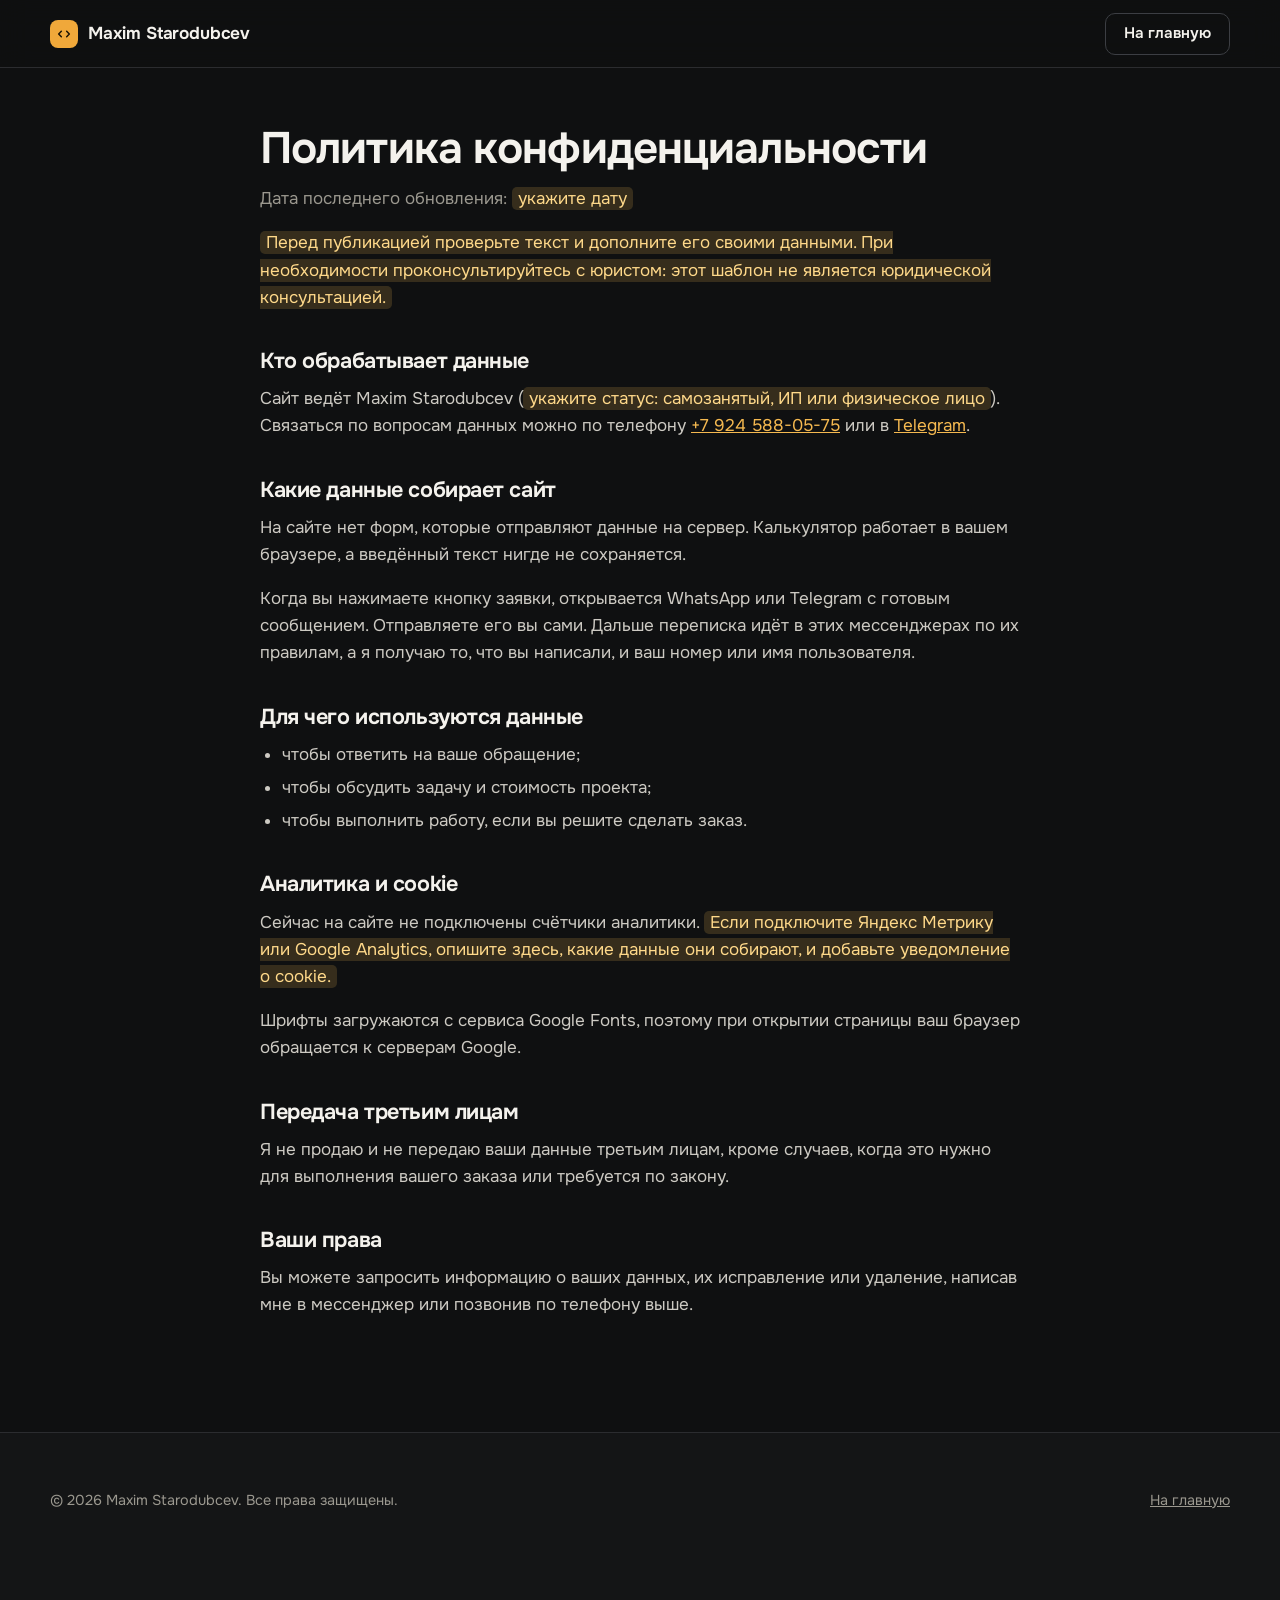
<file: sites/privacy/index.html>
<!DOCTYPE html>
<html lang="ru">
<head>
  <meta charset="utf-8">
  <meta name="viewport" content="width=device-width, initial-scale=1">
  <title>Политика конфиденциальности | Maxim Starodubcev</title>
  <meta name="description" content="Как сайт Maxim Starodubcev обращается с персональными данными посетителей.">
  <meta name="theme-color" content="#0f1011">
  <link rel="canonical" href="https://YOUR-DOMAIN.ru/privacy/">
  <link rel="icon" href="../assets/favicon.svg" type="image/svg+xml">
  <link rel="preconnect" href="https://fonts.googleapis.com">
  <link rel="preconnect" href="https://fonts.gstatic.com" crossorigin>
  <link href="https://fonts.googleapis.com/css2?family=Onest:wght@400;500;600;700&display=swap" rel="stylesheet">
  <link rel="stylesheet" href="../assets/css/styles.css">
</head>
<body>
  <header class="site-header is-scrolled">
    <div class="container header-in">
      <a class="logo" href="../" aria-label="Maxim Starodubcev — на главную">
        <span class="logo-mark" aria-hidden="true"><svg viewBox="0 0 24 24"><path d="M8 8l-4 4 4 4M16 8l4 4-4 4"/></svg></span>Maxim Starodubcev
      </a>
      <a class="btn btn--ghost btn--sm" href="../">На главную</a>
    </div>
  </header>
  <main class="container doc">
    <h1>Политика конфиденциальности</h1>
    <p class="meta">Дата последнего обновления: <mark class="todo">укажите дату</mark></p>

    <p><mark class="todo">Перед публикацией проверьте текст и дополните его своими данными. При необходимости проконсультируйтесь с юристом: этот шаблон не является юридической консультацией.</mark></p>

    <h2>Кто обрабатывает данные</h2>
    <p>Сайт ведёт Maxim Starodubcev (<mark class="todo">укажите статус: самозанятый, ИП или физическое лицо</mark>). Связаться по вопросам данных можно по телефону <a href="tel:+79245880575">+7 924 588-05-75</a> или в <a href="https://t.me/moonlightdom">Telegram</a>.</p>

    <h2>Какие данные собирает сайт</h2>
    <p>На сайте нет форм, которые отправляют данные на сервер. Калькулятор работает в вашем браузере, а введённый текст нигде не сохраняется.</p>
    <p>Когда вы нажимаете кнопку заявки, открывается WhatsApp или Telegram с готовым сообщением. Отправляете его вы сами. Дальше переписка идёт в этих мессенджерах по их правилам, а я получаю то, что вы написали, и ваш номер или имя пользователя.</p>

    <h2>Для чего используются данные</h2>
    <ul>
      <li>чтобы ответить на ваше обращение;</li>
      <li>чтобы обсудить задачу и стоимость проекта;</li>
      <li>чтобы выполнить работу, если вы решите сделать заказ.</li>
    </ul>

    <h2>Аналитика и cookie</h2>
    <p>Сейчас на сайте не подключены счётчики аналитики. <mark class="todo">Если подключите Яндекс Метрику или Google Analytics, опишите здесь, какие данные они собирают, и добавьте уведомление о cookie.</mark></p>
    <p>Шрифты загружаются с сервиса Google Fonts, поэтому при открытии страницы ваш браузер обращается к серверам Google.</p>

    <h2>Передача третьим лицам</h2>
    <p>Я не продаю и не передаю ваши данные третьим лицам, кроме случаев, когда это нужно для выполнения вашего заказа или требуется по закону.</p>

    <h2>Ваши права</h2>
    <p>Вы можете запросить информацию о ваших данных, их исправление или удаление, написав мне в мессенджер или позвонив по телефону выше.</p>
  </main>
  <footer class="site-footer">
    <div class="container foot-bottom" style="margin-top:0;border-top:0;padding-top:0">
      <span>© <span id="year">2026</span> Maxim Starodubcev. Все права защищены.</span>
      <a href="../">На главную</a>
    </div>
  </footer>
  <script>document.getElementById("year").textContent = new Date().getFullYear();</script>
</body>
</html>
</file>
<file: sites/assets/css/styles.css>
/* ==========================================================
   Дизайн-токены — меняйте цвета здесь
   ========================================================== */
:root {
  --bg: #0f1011;
  --bg-2: #141516;
  --surface: #191a1c;
  --surface-2: #212225;
  --line: #2b2c2f;
  --line-2: #3c3e43;
  --text: #f4f2ed;
  --soft: #cdcac3;
  --muted: #9b988f;
  --accent: #f0a83a;
  --on-accent: #1b1305;
  --accent-hi: #f6bb5c;
  --accent-text: #f5b950;
  --ok: #7bd3a0;
  --danger: #ff8080;
  --r-s: 8px;
  --r-m: 14px;
  --r-l: 24px;
  --font: "Onest", system-ui, -apple-system, "Segoe UI", Roboto, Arial, sans-serif;
  --container: 1180px;
  --header-h: 68px;
  color-scheme: dark;
}

*, *::before, *::after { box-sizing: border-box; }
html { -webkit-text-size-adjust: 100%; scroll-padding-top: calc(var(--header-h) + 16px); }
@media (prefers-reduced-motion: no-preference) { html { scroll-behavior: smooth; } }
body {
  margin: 0;
  background: var(--bg);
  color: var(--text);
  font-family: var(--font);
  font-size: 17px;
  line-height: 1.6;
  -webkit-font-smoothing: antialiased;
}
img, svg { max-width: 100%; display: block; }
a { color: inherit; }
p { margin: 0 0 1em; }
h1, h2, h3, h4 { margin: 0; line-height: 1.12; letter-spacing: -0.02em; font-weight: 650; }
ul { margin: 0; padding: 0; list-style: none; }
button, input, textarea { font: inherit; color: inherit; }
button { cursor: pointer; }
[hidden] { display: none !important; }

:focus-visible { outline: 2px solid var(--accent-text); outline-offset: 3px; border-radius: 6px; }

.skip-link {
  position: absolute; left: 12px; top: -60px; z-index: 100;
  background: var(--accent); color: var(--on-accent); padding: 10px 16px; border-radius: var(--r-s);
  text-decoration: none; transition: top .2s;
}
.skip-link:focus { top: 12px; }

.container { width: min(var(--container), 100% - 40px); margin-inline: auto; }
.section { padding-block: clamp(72px, 9vw, 120px); }
.section--alt { background: var(--bg-2); border-block: 1px solid var(--line); }
.section-head { max-width: 760px; margin-bottom: clamp(36px, 5vw, 56px); }
.section-head h2 { font-size: clamp(30px, 4.2vw, 46px); }
.section-head p { color: var(--muted); font-size: 1.08rem; margin-top: 18px; max-width: 62ch; }
.icon { width: 20px; height: 20px; flex: none; stroke: currentColor; fill: none; stroke-width: 1.8; stroke-linecap: round; stroke-linejoin: round; }

/* ---------- Кнопки ---------- */
.btn {
  display: inline-flex; align-items: center; justify-content: center; gap: 10px;
  min-height: 52px; padding: 0 26px; border-radius: 12px;
  font-weight: 600; font-size: 1rem; text-decoration: none; text-align: center;
  border: 1px solid transparent; transition: background .2s, border-color .2s, transform .15s, color .2s;
}
.btn:active { transform: translateY(1px); }
.btn--primary { background: var(--accent); color: var(--on-accent); }
.btn--primary:hover { background: var(--accent-hi); }
.btn--ghost { background: transparent; border-color: var(--line-2); color: var(--text); }
.btn--ghost:hover { border-color: var(--accent-text); color: #fff; background: rgba(240,168,58,.08); }
.btn--sm { min-height: 42px; padding: 0 18px; font-size: .95rem; border-radius: 10px; }
.btn--block { width: 100%; }
.btn[aria-disabled="true"] { opacity: .55; cursor: not-allowed; }

/* ---------- Шапка ---------- */
.site-header {
  position: sticky; top: 0; z-index: 50; height: var(--header-h);
  background: rgba(15,16,17,.82); backdrop-filter: blur(14px); -webkit-backdrop-filter: blur(14px);
  border-bottom: 1px solid transparent; transition: border-color .25s;
}
.site-header.is-scrolled { border-color: var(--line); }
.header-in { height: 100%; display: flex; align-items: center; gap: 28px; }
.logo { display: inline-flex; align-items: center; gap: 10px; text-decoration: none; font-weight: 650; letter-spacing: -0.01em; font-size: 1.08rem; margin-right: auto; }
.logo-mark { width: 28px; height: 28px; border-radius: 8px; background: var(--accent); display: grid; place-items: center; }
.logo-mark svg { width: 16px; height: 16px; stroke: var(--on-accent); fill: none; stroke-width: 2.2; stroke-linecap: round; stroke-linejoin: round; }
.nav-list { display: flex; gap: 6px; }
.nav-list a { display: block; padding: 8px 12px; border-radius: 8px; text-decoration: none; color: var(--soft); font-size: .96rem; transition: color .2s, background .2s; }
.nav-list a:hover, .nav-list a.is-active { color: #fff; background: var(--surface); }
.header-phone { text-decoration: none; color: var(--soft); font-size: .96rem; white-space: nowrap; }
.header-phone:hover { color: #fff; }
.burger { display: none; width: 44px; height: 44px; border: 1px solid var(--line-2); border-radius: 10px; background: transparent; place-items: center; }
.burger .icon { width: 22px; height: 22px; }
.burger .i-close { display: none; }
.burger[aria-expanded="true"] .i-open { display: none; }
.burger[aria-expanded="true"] .i-close { display: block; }

@media (max-width: 1020px) {
  .header-phone { display: none; }
  .burger { display: grid; }
  .nav {
    position: fixed; inset: var(--header-h) 0 auto 0; background: var(--bg-2);
    border-bottom: 1px solid var(--line); padding: 12px 20px 24px;
    display: none; max-height: calc(100dvh - var(--header-h)); overflow: auto;
  }
  .nav.is-open { display: block; }
  .nav-list { flex-direction: column; gap: 2px; }
  .nav-list a { padding: 14px 12px; font-size: 1.05rem; }
  .header-cta { display: none; }
}

/* ---------- Первый экран ---------- */
.hero { padding-block: clamp(44px, 7vw, 96px) clamp(56px, 7vw, 96px); overflow: hidden; }
.hero-grid { display: grid; grid-template-columns: 1.02fr .98fr; gap: clamp(32px, 5vw, 72px); align-items: center; }
.hero h1 { font-size: clamp(36px, 5.4vw, 64px); font-weight: 700; letter-spacing: -0.03em; line-height: 1.04; }
.hero-lead { color: var(--soft); font-size: clamp(1.05rem, 1.5vw, 1.22rem); margin: 24px 0 32px; max-width: 54ch; }
.hero-actions { display: flex; flex-wrap: wrap; gap: 12px; }
.hero-prices { display: grid; grid-template-columns: repeat(3, 1fr); gap: 0; margin-top: 44px; border-top: 1px solid var(--line); }
.hero-prices li { padding: 18px 18px 0 0; }
.hero-prices li + li { padding-left: 18px; border-left: 1px solid var(--line); }
.hero-prices b { display: block; font-size: 1.15rem; font-weight: 650; letter-spacing: -0.01em; }
.hero-prices span { color: var(--muted); font-size: .92rem; line-height: 1.4; display: block; margin-top: 4px; }
.hero-direct { margin-top: 26px; color: var(--muted); font-size: .95rem; display: flex; flex-wrap: wrap; gap: 6px 20px; align-items: center; }
.hero-direct a { color: var(--soft); text-decoration: underline; text-decoration-color: var(--line-2); text-underline-offset: 4px; }
.hero-direct a:hover { color: #fff; text-decoration-color: var(--accent-text); }

/* Иллюстрация: сайт + бот */
.stage { position: relative; padding: 0 0 56px; }
.mock-browser { background: var(--surface); border: 1px solid var(--line-2); border-radius: 18px; overflow: hidden; box-shadow: 0 30px 80px -30px rgba(0,0,0,.7); }
.mb-bar { display: flex; align-items: center; gap: 7px; padding: 12px 14px; border-bottom: 1px solid var(--line); background: var(--surface-2); }
.mb-bar i { width: 10px; height: 10px; border-radius: 50%; background: var(--line-2); }
.mb-url { margin-left: 12px; flex: 1; background: var(--bg); border-radius: 7px; padding: 4px 12px; font-size: .78rem; color: var(--muted); max-width: 260px; }
.mb-body { padding: 22px; display: grid; gap: 22px; min-height: 330px; }
.mb-nav { display: flex; align-items: center; gap: 14px; }
.mb-nav b { width: 70px; height: 12px; border-radius: 6px; background: var(--soft); opacity: .8; margin-right: auto; }
.mb-nav span { width: 34px; height: 8px; border-radius: 4px; background: var(--line-2); }
.mb-nav em { width: 64px; height: 24px; border-radius: 8px; background: var(--accent); }
.mb-hero { display: grid; gap: 10px; max-width: 70%; }
.mb-h { height: 20px; border-radius: 6px; background: var(--text); opacity: .92; }
.mb-h.s { width: 62%; }
.mb-p { height: 8px; border-radius: 4px; background: var(--line-2); }
.mb-p.s { width: 70%; }
.mb-btn { width: 110px; height: 32px; border-radius: 9px; background: var(--accent); margin-top: 8px; }
.mb-cards { display: grid; grid-template-columns: repeat(3, 1fr); gap: 12px; }
.mb-cards div { height: 74px; border-radius: 10px; border: 1px solid var(--line-2); background: var(--bg-2); position: relative; }
.mb-cards div::after { content: ""; position: absolute; left: 12px; top: 14px; width: 38%; height: 8px; border-radius: 4px; background: var(--line-2); box-shadow: 0 16px 0 -1px var(--line); }

.mock-phone { position: absolute; right: -6px; bottom: 0; width: min(250px, 50%); background: #0f1117; border: 1px solid var(--line-2); border-radius: 26px; padding: 12px; box-shadow: 0 30px 70px -20px rgba(0,0,0,.8); }
.ph-head { display: flex; align-items: center; gap: 10px; padding: 4px 4px 12px; border-bottom: 1px solid var(--line); }
.ph-ava { width: 32px; height: 32px; border-radius: 50%; background: var(--accent); display: grid; place-items: center; }
.ph-ava svg { width: 17px; height: 17px; stroke: var(--on-accent); fill: none; stroke-width: 1.9; stroke-linecap: round; stroke-linejoin: round; }
.ph-head b { display: block; font-size: .82rem; line-height: 1.2; }
.ph-head small { color: var(--muted); font-size: .72rem; }
.ph-chat { display: grid; gap: 8px; padding-top: 12px; min-height: 236px; align-content: start; }
.msg { margin: 0; padding: 8px 11px; border-radius: 13px; font-size: .78rem; line-height: 1.35; max-width: 88%; }
.msg.in { background: var(--surface-2); border-bottom-left-radius: 4px; }
.msg.out { background: var(--accent); color: var(--on-accent); justify-self: end; border-bottom-right-radius: 4px; }
.msg.ok { background: rgba(61,220,151,.14); color: var(--ok); border: 1px solid rgba(61,220,151,.35); }
.chips { display: flex; flex-wrap: wrap; gap: 6px; }
.chips span { border: 1px solid var(--line-2); border-radius: 9px; padding: 5px 9px; font-size: .74rem; color: var(--soft); }
.stage-note { position: absolute; left: 2px; bottom: 6px; font-size: .78rem; color: var(--muted); }
@media (prefers-reduced-motion: no-preference) {
  .ph-chat > * { animation: pop .45s ease var(--d, 0s) both; }
  @keyframes pop { from { opacity: 0; transform: translateY(8px); } to { opacity: 1; transform: none; } }
}

@media (max-width: 920px) {
  .hero-grid { grid-template-columns: 1fr; }
  .stage { max-width: 560px; }
}
@media (max-width: 600px) {
  .hero-prices { grid-template-columns: 1fr; }
  .hero-prices li, .hero-prices li + li { padding: 14px 0; border-left: 0; border-bottom: 1px solid var(--line); }
  .hero-actions .btn { width: 100%; }
  .mb-body { min-height: 260px; padding: 16px; }
  .mock-phone { right: 0; width: 56%; }
}

/* ---------- Услуги ---------- */
.tabs { display: inline-flex; padding: 5px; gap: 4px; border: 1px solid var(--line-2); border-radius: 14px; background: var(--surface); margin-bottom: 32px; }
.tab { border: 0; background: transparent; padding: 12px 24px; border-radius: 10px; color: var(--soft); font-weight: 600; transition: background .2s, color .2s; }
.tab:hover { color: #fff; }
.tab[aria-selected="true"] { background: var(--accent); color: var(--on-accent); }
.cards { display: grid; grid-template-columns: repeat(3, 1fr); gap: 18px; }
.card { background: var(--surface); border: 1px solid var(--line); border-radius: 18px; padding: 28px; display: flex; flex-direction: column; transition: border-color .2s; }
.card:hover { border-color: var(--line-2); }
.card h3 { font-size: 1.3rem; margin-bottom: 18px; }
.card dl { margin: 0 0 24px; display: grid; gap: 14px; }
.card dt { font-size: .86rem; color: var(--accent-text); font-weight: 600; margin-bottom: 2px; }
.card dd { margin: 0; color: var(--soft); font-size: .97rem; line-height: 1.5; }
.card-foot { margin-top: auto; padding-top: 20px; border-top: 1px solid var(--line); display: flex; align-items: center; justify-content: space-between; gap: 12px; flex-wrap: wrap; }
.price { font-weight: 650; font-size: 1.1rem; }
.price small { display: block; color: var(--muted); font-weight: 400; font-size: .8rem; }
.fine { color: var(--muted); font-size: .92rem; margin-top: 24px; max-width: 72ch; }
@media (max-width: 1020px) { .cards { grid-template-columns: repeat(2, 1fr); } }
@media (max-width: 660px) { .cards { grid-template-columns: 1fr; } .tabs { display: flex; } .tab { flex: 1; padding-inline: 10px; } .card { padding: 22px; } }

/* ---------- Портфолио ---------- */
.works { display: grid; grid-template-columns: repeat(2, 1fr); gap: 22px; }
.work { background: var(--surface); border: 1px solid var(--line); border-radius: 20px; overflow: hidden; display: flex; flex-direction: column; }
.work-body { padding: 26px 28px 28px; display: flex; flex-direction: column; flex: 1; }
.work-tag { align-self: flex-start; font-size: .82rem; color: var(--accent-text); border: 1px solid rgba(240,168,58,.4); border-radius: 999px; padding: 3px 12px; margin-bottom: 14px; }
.work h3 { font-size: 1.4rem; margin-bottom: 10px; }
.work p { color: var(--soft); font-size: .98rem; }
.work-meta { color: var(--muted); font-size: .88rem; margin: auto 0 18px; padding-top: 6px; }
.work-meta strong { color: var(--soft); font-weight: 600; }
.work .btn { align-self: flex-start; }

.pv { position: relative; aspect-ratio: 16 / 9; background: var(--surface-2); border-bottom: 1px solid var(--line); padding: 16px 18px; display: grid; grid-template-rows: auto 1fr; gap: 14px; }
.pv-bar { display: flex; align-items: center; gap: 6px; }
.pv-bar i { width: 8px; height: 8px; border-radius: 50%; background: var(--line-2); }
.pv-bar span { margin-left: 10px; font-size: .74rem; color: var(--muted); background: var(--bg); padding: 3px 12px; border-radius: 6px; }
.pv-art { display: grid; gap: 10px; align-content: start; min-height: 0; }
.pv-art .l { height: 10px; border-radius: 5px; background: var(--line-2); }
.pv-art .t { height: 16px; border-radius: 6px; background: var(--soft); opacity: .85; }
.pv-art .a { background: var(--accent); }
.row { display: grid; gap: 10px; }
.row.c3 { grid-template-columns: repeat(3, 1fr); }
.row.c2 { grid-template-columns: 2fr 1fr; }
.box { border: 1px solid var(--line-2); background: var(--bg-2); border-radius: 8px; min-height: 36px; padding: 8px; display: grid; gap: 6px; align-content: start; }
.box i { display: block; height: 6px; border-radius: 3px; background: var(--line-2); }
.box i:first-child { background: var(--muted); opacity: .7; width: 60%; }
.box.img { min-height: 40px; background: linear-gradient(135deg, var(--line) , var(--bg-2)); }
.pill-row { display: flex; gap: 6px; }
.pill-row i { height: 16px; flex: 1; max-width: 62px; border-radius: 8px; background: var(--line-2); }
.pill-row i:first-child { background: var(--accent); }
.list-row { display: grid; grid-template-columns: 22px 1fr 36px; gap: 10px; align-items: center; }
.list-row b { height: 18px; border-radius: 5px; background: var(--line-2); }
.list-row span { height: 8px; border-radius: 4px; background: var(--line-2); }
.list-row em { height: 8px; border-radius: 4px; background: var(--accent); opacity: .8; }
.pv-label { position: absolute; right: 12px; bottom: 10px; font-size: .7rem; color: var(--muted); }
@media (max-width: 760px) { .works { grid-template-columns: 1fr; } .work-body { padding: 22px; } }

/* ---------- Преимущества ---------- */
.why-grid { display: grid; grid-template-columns: .8fr 1.2fr; gap: clamp(32px, 6vw, 88px); align-items: start; }
.why-grid .section-head { position: sticky; top: calc(var(--header-h) + 32px); margin-bottom: 0; }
.why-list { display: grid; grid-template-columns: 1fr 1fr; border-top: 1px solid var(--line); }
.why-list li { padding: 26px 24px 26px 0; border-bottom: 1px solid var(--line); }
.why-list li:nth-child(even) { padding-left: 24px; padding-right: 0; border-left: 1px solid var(--line); }
.why-list .icon { color: var(--accent-text); margin-bottom: 14px; width: 24px; height: 24px; }
.why-list h3 { font-size: 1.08rem; margin-bottom: 8px; letter-spacing: -0.01em; }
.why-list p { color: var(--muted); font-size: .95rem; margin: 0; line-height: 1.55; }
@media (max-width: 920px) { .why-grid { grid-template-columns: 1fr; } .why-grid .section-head { position: static; margin-bottom: 32px; } }
@media (max-width: 560px) { .why-list { grid-template-columns: 1fr; } .why-list li, .why-list li:nth-child(even) { padding: 22px 0; border-left: 0; } }

/* ---------- Процесс ---------- */
.steps { display: grid; grid-template-columns: repeat(5, 1fr); gap: 0; counter-reset: step; }
.step { position: relative; padding: 0 20px 0 0; }
.step::before { content: counter(step); counter-increment: step; display: grid; place-items: center; width: 40px; height: 40px; border-radius: 50%; background: var(--surface-2); border: 1px solid var(--line-2); font-weight: 650; position: relative; z-index: 1; }
.step::after { content: ""; position: absolute; top: 20px; left: 40px; right: 0; height: 1px; background: var(--line-2); }
.step:last-child::after { display: none; }
.step h3 { font-size: 1.05rem; margin: 20px 0 8px; letter-spacing: -0.01em; }
.step p { color: var(--muted); font-size: .94rem; margin: 0; line-height: 1.5; }
.steps-note { margin-top: 44px; padding: 22px 26px; border: 1px solid var(--line-2); border-radius: 16px; background: var(--surface); color: var(--soft); max-width: 760px; }
@media (max-width: 920px) {
  .steps { grid-template-columns: 1fr; }
  .step { padding: 0 0 28px 60px; }
  .step::before { position: absolute; left: 0; top: 0; }
  .step::after { top: 40px; bottom: 0; left: 20px; right: auto; width: 1px; height: auto; }
  .step h3 { margin-top: 8px; }
}

/* ---------- SEO ---------- */
.seo-grid { display: grid; grid-template-columns: 1fr 1fr; gap: 22px; }
.panel { background: var(--surface); border: 1px solid var(--line); border-radius: 20px; padding: 32px; }
.panel h3 { font-size: 1.3rem; margin-bottom: 8px; }
.panel > p { color: var(--muted); font-size: .96rem; }
.ticks { display: grid; gap: 12px; margin-top: 22px; }
.ticks li { display: flex; gap: 12px; color: var(--soft); font-size: .98rem; line-height: 1.45; }
.ticks .icon { color: var(--ok); width: 18px; height: 18px; margin-top: 3px; }
.panel--muted .ticks .icon { color: var(--accent-text); }
.seo-note { margin-top: 22px; padding: 26px 30px; border-left: 3px solid var(--accent); background: var(--surface); border-radius: 0 16px 16px 0; color: var(--soft); }
.seo-note strong { color: #fff; }
.seo-cta { margin-top: 30px; display: flex; flex-wrap: wrap; gap: 14px; align-items: center; }
@media (max-width: 860px) { .seo-grid { grid-template-columns: 1fr; } .panel { padding: 24px; } }

/* ---------- Отзывы ---------- */
.reviews { display: grid; grid-template-columns: repeat(3, 1fr); gap: 18px; }
.review { background: var(--surface); border: 1px solid var(--line); border-radius: 18px; padding: 26px; display: flex; flex-direction: column; gap: 16px; }
.review blockquote { margin: 0; color: var(--soft); }
.review figcaption { margin-top: auto; font-size: .92rem; color: var(--muted); }
.review figcaption strong { color: var(--text); display: block; }
.review a { color: var(--accent-text); font-size: .9rem; }
.review--empty { border-style: dashed; color: var(--muted); min-height: 150px; justify-content: center; text-align: center; }
@media (max-width: 920px) { .reviews { grid-template-columns: 1fr; } }

/* ---------- Цены ---------- */
.price-grid { display: grid; grid-template-columns: 1fr 1fr; gap: 22px; }
.price-list { margin-top: 20px; }
.price-list li { display: flex; align-items: baseline; justify-content: space-between; gap: 16px; padding: 16px 0; border-top: 1px solid var(--line); }
.price-list span { color: var(--soft); }
.price-list b { font-weight: 650; white-space: nowrap; text-align: right; }
.price-list .ind { color: var(--muted); font-weight: 500; font-size: .95rem; white-space: normal; }
.price-foot { margin-top: 32px; display: flex; flex-wrap: wrap; gap: 20px 28px; align-items: center; justify-content: space-between; padding: 26px 30px; border: 1px solid var(--line-2); border-radius: 18px; background: var(--surface); }
.price-foot p { margin: 0; color: var(--soft); max-width: 62ch; font-size: .98rem; }
@media (max-width: 860px) { .price-grid { grid-template-columns: 1fr; } .price-foot { padding: 22px; } }

/* ---------- Калькулятор ---------- */
.calc { display: grid; grid-template-columns: 1.15fr .85fr; gap: 22px; align-items: start; }
.calc-form { background: var(--surface); border: 1px solid var(--line); border-radius: 22px; padding: clamp(22px, 3vw, 36px); display: grid; gap: 32px; }
.calc fieldset { border: 0; padding: 0; margin: 0; min-width: 0; }
.calc legend { font-weight: 650; font-size: 1.1rem; padding: 0; margin-bottom: 14px; letter-spacing: -0.01em; }
.calc-types { display: grid; grid-template-columns: 1fr 1fr; gap: 10px; }
.opt { position: relative; }
.opt input { position: absolute; opacity: 0; inset: 0; width: 100%; height: 100%; margin: 0; cursor: pointer; }
.opt label { display: block; height: 100%; padding: 14px 16px; border: 1px solid var(--line-2); border-radius: 12px; background: var(--bg-2); cursor: pointer; transition: border-color .2s, background .2s; }
.opt label b { display: block; font-weight: 600; font-size: .98rem; line-height: 1.3; }
.opt label span { display: block; color: var(--muted); font-size: .84rem; margin-top: 4px; line-height: 1.35; }
.opt input:hover + label { border-color: var(--accent-text); }
.opt input:checked + label { border-color: var(--accent); background: rgba(240,168,58,.12); box-shadow: inset 0 0 0 1px var(--accent); }
.opt input:focus-visible + label { outline: 2px solid var(--accent-text); outline-offset: 3px; }
.type-group-title { grid-column: 1 / -1; font-size: .88rem; color: var(--muted); margin: 6px 0 -2px; }
.calc-feats { display: grid; grid-template-columns: 1fr 1fr; gap: 8px; }
.calc-feats .opt label { padding: 12px 14px 12px 44px; position: relative; }
.calc-feats .opt label::before { content: ""; position: absolute; left: 14px; top: 50%; width: 18px; height: 18px; margin-top: -9px; border-radius: 5px; border: 1.5px solid var(--line-2); transition: background .15s, border-color .15s; }
.calc-feats .opt input:checked + label::before { background: var(--accent) url("data:image/svg+xml,%3Csvg xmlns='http://www.w3.org/2000/svg' viewBox='0 0 24 24' fill='none' stroke='%231b1305' stroke-width='3.5' stroke-linecap='round' stroke-linejoin='round'%3E%3Cpath d='M5 12l5 5L20 7'/%3E%3C/svg%3E") center / 14px no-repeat; border-color: var(--accent); }
.calc-feats .opt label b { font-weight: 500; font-size: .94rem; }
.feat-empty { color: var(--muted); font-size: .95rem; grid-column: 1 / -1; padding: 8px 0; }
.field label { display: block; font-weight: 650; margin-bottom: 10px; font-size: 1.1rem; letter-spacing: -0.01em; }
.field textarea { width: 100%; min-height: 110px; resize: vertical; background: var(--bg-2); border: 1px solid var(--line-2); border-radius: 12px; padding: 14px 16px; line-height: 1.5; }
.field textarea:focus { border-color: var(--accent); outline: none; box-shadow: 0 0 0 3px rgba(240,168,58,.25); }
.field small { display: block; color: var(--muted); margin-top: 8px; font-size: .86rem; }

.calc-result { position: sticky; top: calc(var(--header-h) + 24px); background: var(--surface-2); border: 1px solid var(--line-2); border-radius: 22px; padding: 30px; }
.calc-result h3 { font-size: 1.05rem; color: var(--muted); font-weight: 500; letter-spacing: 0; margin-bottom: 8px; }
.res-main { font-size: clamp(1.7rem, 3vw, 2.15rem); font-weight: 700; letter-spacing: -0.03em; line-height: 1.12; margin-bottom: 14px; }
.res-text { color: var(--soft); font-size: .96rem; margin-bottom: 18px; }
.res-list { margin: 0 0 22px; padding: 16px 0 0; border-top: 1px solid var(--line-2); display: grid; gap: 8px; font-size: .92rem; color: var(--soft); }
.res-list li { display: flex; gap: 8px; }
.res-list li::before { content: ""; width: 5px; height: 5px; border-radius: 50%; background: var(--accent-text); margin-top: 10px; flex: none; }
.res-actions { display: grid; gap: 10px; }
.calc-error { margin-top: 12px; color: var(--danger); font-size: .92rem; min-height: 1.3em; }
.calc-status { margin-top: 10px; color: var(--ok); font-size: .9rem; min-height: 1.3em; }
.res-alt { margin-top: 16px; color: var(--muted); font-size: .86rem; line-height: 1.5; }
@media (max-width: 960px) { .calc { grid-template-columns: 1fr; } .calc-result { position: static; } }
@media (max-width: 560px) { .calc-types, .calc-feats { grid-template-columns: 1fr; } }

/* ---------- FAQ ---------- */
.faq { max-width: 820px; border-top: 1px solid var(--line); }
.faq details { border-bottom: 1px solid var(--line); }
.faq summary { list-style: none; cursor: pointer; display: flex; align-items: center; justify-content: space-between; gap: 20px; padding: 22px 4px; font-weight: 600; font-size: 1.08rem; letter-spacing: -0.01em; }
.faq summary::-webkit-details-marker { display: none; }
.faq summary:hover { color: #fff; }
.faq summary .icon { color: var(--muted); transition: transform .25s; }
.faq details[open] summary .icon { transform: rotate(180deg); color: var(--accent-text); }
.faq .ans { padding: 0 4px 24px; color: var(--soft); max-width: 68ch; }
.faq .ans p:last-child { margin-bottom: 0; }

/* ---------- Финальный призыв ---------- */
.final { text-align: center; }
.final-box { border: 1px solid var(--line-2); border-radius: 28px; padding: clamp(40px, 7vw, 88px) clamp(22px, 5vw, 64px); background: var(--surface); position: relative; overflow: hidden; }
.final-box::before { content: ""; position: absolute; inset: 0 0 auto 0; height: 1px; background: linear-gradient(90deg, transparent, var(--accent), transparent); }
.final h2 { font-size: clamp(30px, 4.8vw, 52px); max-width: 18ch; margin-inline: auto; letter-spacing: -0.03em; }
.final p { color: var(--soft); max-width: 52ch; margin: 20px auto 34px; font-size: 1.1rem; }
.final-actions { display: flex; flex-wrap: wrap; gap: 12px; justify-content: center; }
.final-phone { margin-top: 26px; color: var(--muted); font-size: .98rem; }
.final-phone a { color: var(--soft); font-weight: 600; text-decoration: none; }
.final-phone a:hover { color: #fff; }
@media (max-width: 600px) { .final-actions .btn { width: 100%; } }

/* ---------- Подвал ---------- */
.site-footer { border-top: 1px solid var(--line); padding: 56px 0 100px; background: var(--bg-2); }
.foot-grid { display: grid; grid-template-columns: 1.4fr 1fr 1fr; gap: 40px; }
.foot-grid p { color: var(--muted); font-size: .95rem; max-width: 40ch; margin-top: 14px; }
.foot-grid h3 { font-size: .95rem; color: var(--muted); font-weight: 500; letter-spacing: 0; margin-bottom: 14px; }
.foot-grid li + li { margin-top: 10px; }
.foot-grid a { text-decoration: none; color: var(--soft); }
.foot-grid a:hover { color: #fff; text-decoration: underline; text-underline-offset: 4px; }
.foot-bottom { margin-top: 44px; padding-top: 22px; border-top: 1px solid var(--line); display: flex; flex-wrap: wrap; gap: 8px 24px; justify-content: space-between; color: var(--muted); font-size: .9rem; }
.foot-bottom a { color: var(--muted); }
.foot-bottom a:hover { color: #fff; }
@media (max-width: 760px) { .foot-grid { grid-template-columns: 1fr; gap: 30px; } }

/* ---------- Мобильная панель быстрых действий ---------- */
.quickbar { display: none; }
@media (max-width: 720px) {
  .quickbar {
    display: grid; grid-template-columns: 1.4fr 1fr 1fr; gap: 8px; position: fixed; z-index: 60;
    left: 0; right: 0; bottom: 0; padding: 10px 12px calc(10px + env(safe-area-inset-bottom, 0px));
    background: rgba(15,16,17,.92); backdrop-filter: blur(14px); -webkit-backdrop-filter: blur(14px); border-top: 1px solid var(--line);
  }
  .quickbar .btn { min-height: 46px; padding: 0 10px; font-size: .92rem; gap: 7px; border-radius: 10px; }
}

/* ---------- Политика конфиденциальности ---------- */
.doc { padding-block: 56px 96px; max-width: 760px; }
.doc h1 { font-size: clamp(30px, 4.5vw, 44px); margin-bottom: 12px; }
.doc h2 { font-size: 1.35rem; margin: 38px 0 12px; }
.doc p, .doc li { color: var(--soft); }
.doc ul { list-style: disc; padding-left: 22px; display: grid; gap: 6px; margin-bottom: 1em; }
.doc a { color: var(--accent-text); }
.doc .meta { color: var(--muted); }
mark.todo { background: rgba(255,200,87,.16); color: #ffd98a; padding: 1px 6px; border-radius: 5px; }
</file>
